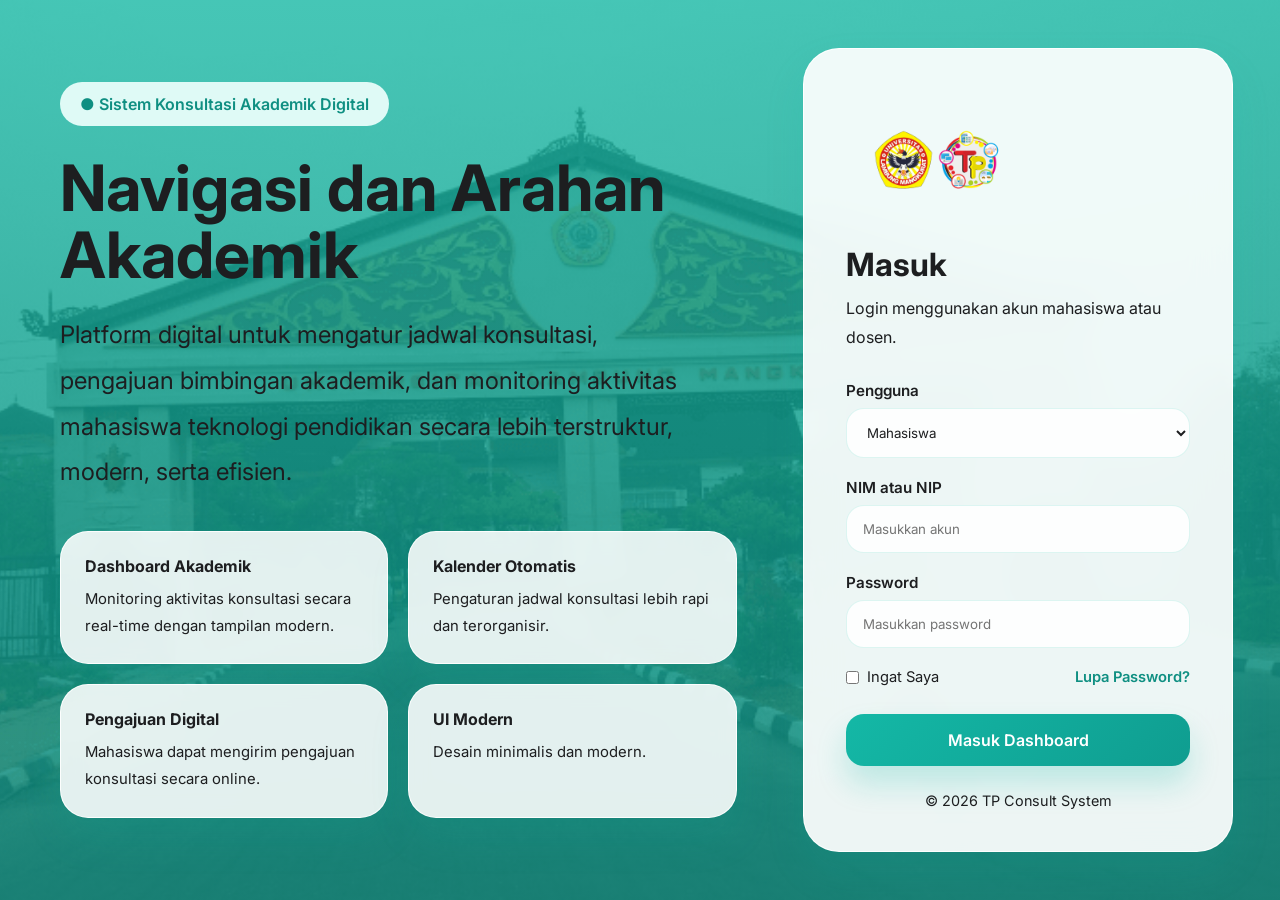
<file: index.html>
<!DOCTYPE html>
<html lang="id">
<head>
  <meta charset="UTF-8">
  <meta name="viewport" content="width=device-width, initial-scale=1.0">
  <title>Login - Narasa</title>

  <link rel="preconnect" href="https://fonts.googleapis.com">
  <link rel="preconnect" href="https://fonts.gstatic.com" crossorigin>

  <link href="https://fonts.googleapis.com/css2?family=Inter:wght@300;400;500;600;700&display=swap" rel="stylesheet">

  <link rel="stylesheet" href="asset/css/login.css">
</head>
<body>

<div class="toast" id="toast"></div>

<div class="container">

  <div class="hero">

    <div class="badge">
      ● Sistem Konsultasi Akademik Digital
    </div>

    <h1>
      Navigasi dan Arahan Akademik
    </h1>

    <p>
      Platform digital untuk mengatur jadwal konsultasi, pengajuan bimbingan akademik, dan monitoring aktivitas mahasiswa teknologi pendidikan secara lebih terstruktur, modern, serta efisien.
    </p>

    <div class="feature-grid">

      <div class="feature-card">
        <h3>Dashboard Akademik</h3>
        <p>Monitoring aktivitas konsultasi secara real-time dengan tampilan modern.</p>
      </div>

      <div class="feature-card">
        <h3>Kalender Otomatis</h3>
        <p>Pengaturan jadwal konsultasi lebih rapi dan terorganisir.</p>
      </div>

      <div class="feature-card">
        <h3>Pengajuan Digital</h3>
        <p>Mahasiswa dapat mengirim pengajuan konsultasi secara online.</p>
      </div>

      <div class="feature-card">
        <h3>UI Modern</h3>
        <p>Desain minimalis dan modern.</p>
      </div>

    </div>

  </div>

  <div class="login-box">

    <div class="logo">
    <img src="asset/icons/tp.png" alt="Logo TP Consult">
    </div>

    <h2>Masuk</h2>

    <p>
      Login menggunakan akun mahasiswa atau dosen.
    </p>

    <div class="form-group">
      <label>Pengguna</label>

      <select id="role">
        <option>Mahasiswa</option>
        <option>Dosen</option>
        <option>Admin</option>
      </select>
    </div>

    <div class="form-group">
      <label>NIM atau NIP</label>

      <input
      type="number"
      id="username"
      placeholder="Masukkan akun">
    </div>

    <div class="form-group">
      <label>Password</label>

      <input
      type="password"
      id="password"
      placeholder="Masukkan password">
    </div>

    <div class="login-options">

      <div class="remember">
        <input type="checkbox">
        <span>Ingat Saya</span>
      </div>

      <a href="pages/forgot-password.html"
      class="forgot">
      Lupa Password?
      </a>

    </div>

    <button
    class="btn-login"
    onclick="login()">

      Masuk Dashboard

    </button>

    <div class="footer-text">
      © 2026 TP Consult System
    </div>

  </div>

</div>

<script src="asset/js/auth.js"></script>

</body>
</html>
</file>
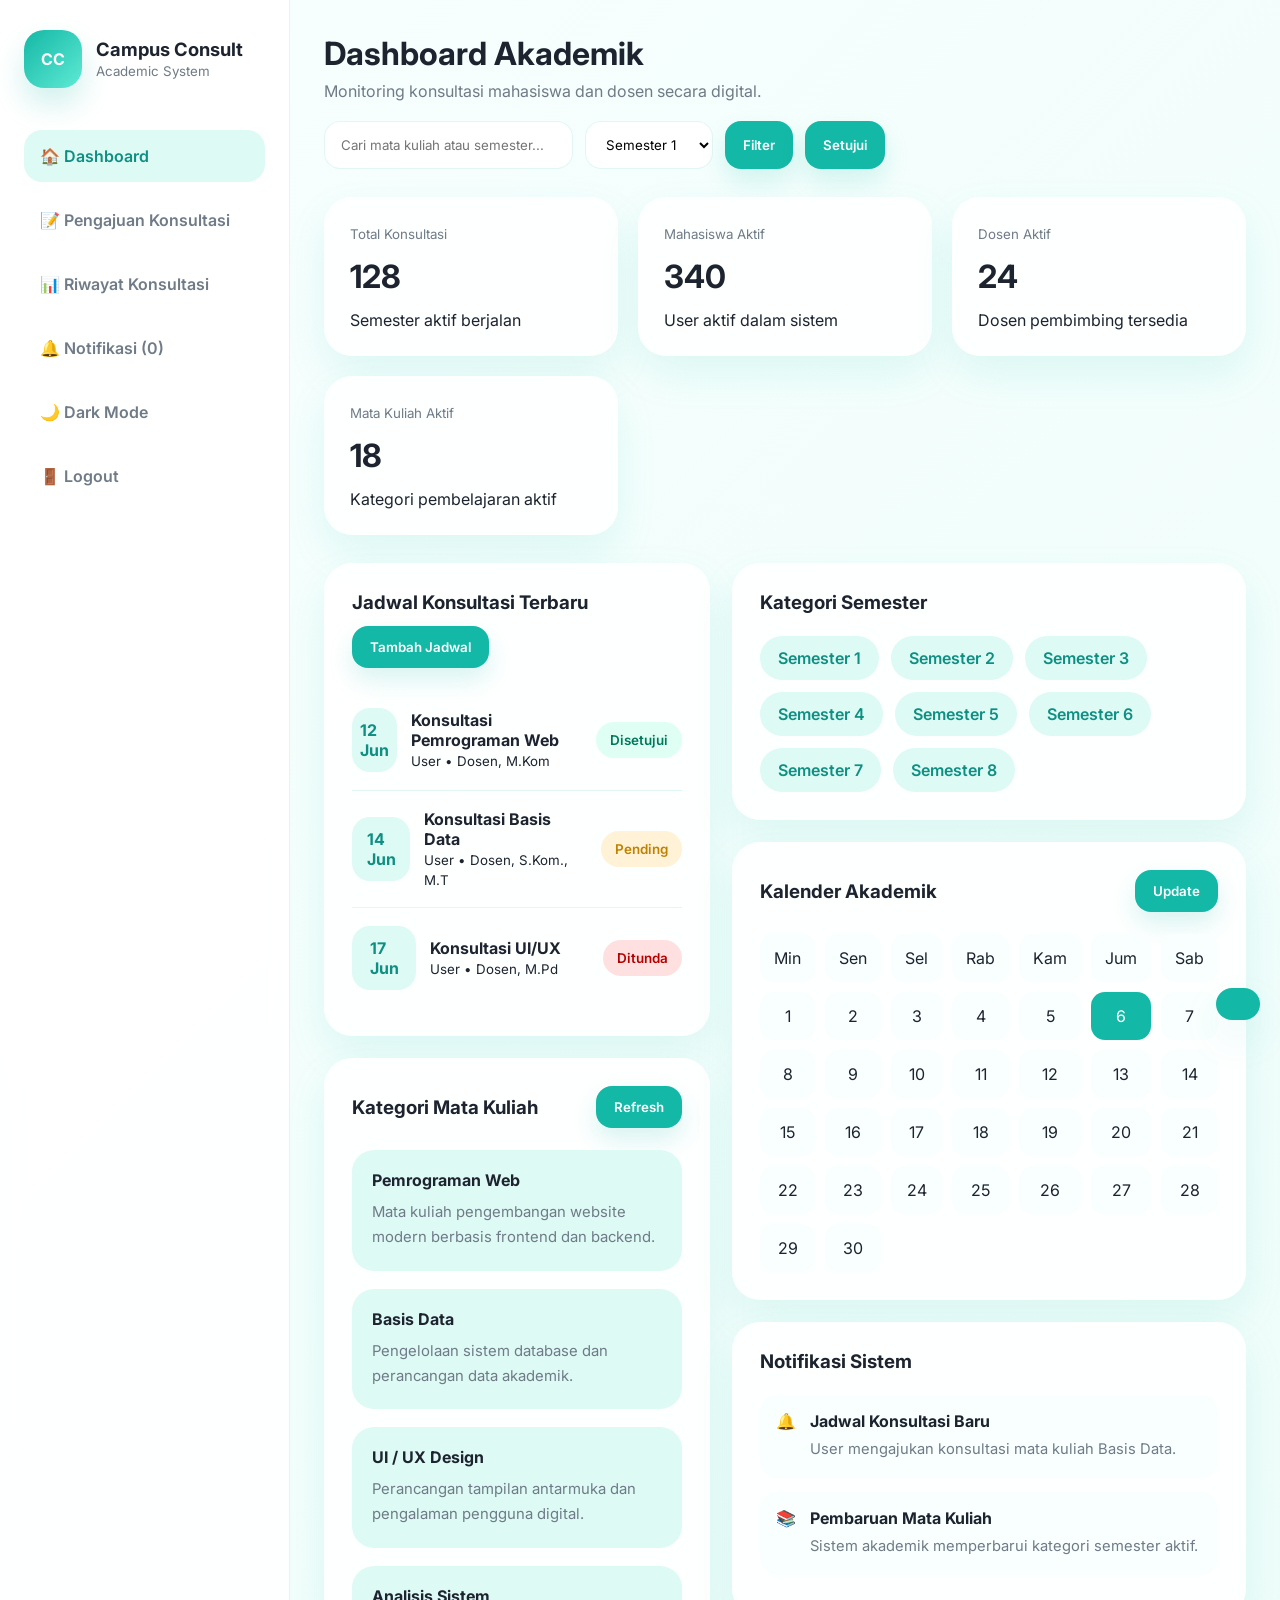
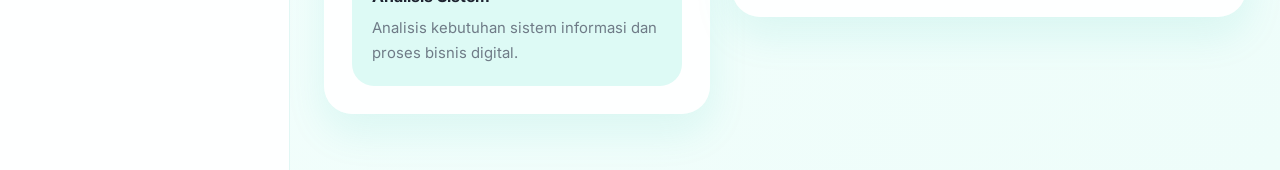
<file: debug/dashboard.html>
<!DOCTYPE html>
<html lang="id">
<head>
  <meta charset="UTF-8">
  <meta name="viewport" content="width=device-width, initial-scale=1.0">
  <title>Dashboard - Campus Consult</title>

  <link rel="preconnect" href="https://fonts.googleapis.com">
  <link rel="preconnect" href="https://fonts.gstatic.com" crossorigin>
  <link href="https://fonts.googleapis.com/css2?family=Inter:wght@300;400;500;600;700&display=swap" rel="stylesheet">

  <style>
    :root {
      --primary: #14b8a6;
      --primary-dark: #0f8f82;
      --primary-soft: #ddfaf5;
      --white: #ffffff;
      --bg: #f5fffd;
      --text: #1d2430;
      --muted: #6f7b87;
      --border: rgba(20,184,166,.12);
      --shadow: 0 18px 40px rgba(20,184,166,.10);
      --radius: 28px;
    }

    * {
      margin: 0;
      padding: 0;
      box-sizing: border-box;
      font-family: 'Inter', sans-serif;
    }

    body {
      background: linear-gradient(135deg,#f7fffe 0%, #eefdfa 100%);
      color: var(--text);
      overflow-x: hidden;
    }

    .dashboard {
      display: grid;
      grid-template-columns: 290px 1fr;
      min-height: 100vh;
    }

    .sidebar {
      background: rgba(255,255,255,.92);
      padding: 30px 24px;
      border-right: 1px solid var(--border);
      backdrop-filter: blur(10px);
    }

    .logo {
      display: flex;
      align-items: center;
      gap: 14px;
      margin-bottom: 42px;
    }

    .logo-box {
      width: 58px;
      height: 58px;
      border-radius: 20px;
      background: linear-gradient(135deg,var(--primary),#5eead4);
      color: white;
      display: grid;
      place-items: center;
      font-weight: 700;
      box-shadow: 0 16px 30px rgba(20,184,166,.20);
    }

    .logo h2 {
      font-size: 1.15rem;
    }

    .logo small {
      color: var(--muted);
    }

    .menu {
      display: flex;
      flex-direction: column;
      gap: 12px;
    }

    .menu a {
      text-decoration: none;
      padding: 16px;
      border-radius: 18px;
      color: var(--muted);
      font-weight: 600;
      transition: .25s ease;
    }

    .menu a:hover,
    .menu a.active {
      background: var(--primary-soft);
      color: var(--primary-dark);
    }

    .main {
      padding: 34px;
    }

    .topbar {
      display: flex;
      justify-content: space-between;
      align-items: center;
      gap: 20px;
      flex-wrap: wrap;
      margin-bottom: 28px;
    }

    .topbar h1 {
      margin-bottom: 8px;
    }

    .topbar p {
      color: var(--muted);
    }

    .search-box {
      display: flex;
      gap: 12px;
      flex-wrap: wrap;
    }

    .search-box input,
    .search-box select {
      padding: 14px 16px;
      border-radius: 16px;
      border: 1px solid var(--border);
      outline: none;
      background: rgba(255,255,255,.95);
    }

    .cards {
      display: grid;
      grid-template-columns: repeat(auto-fit,minmax(220px,1fr));
      gap: 20px;
      margin-bottom: 28px;
    }

    .card {
      background: rgba(255,255,255,.95);
      border-radius: var(--radius);
      padding: 26px;
      box-shadow: var(--shadow);
    }

    .card small {
      color: var(--muted);
    }

    .card h2 {
      margin: 14px 0;
      font-size: 2rem;
    }

    .grid {
      display: grid;
      grid-template-columns: 1.618fr 1fr;
      gap: 22px;
    }

    .panel {
      background: rgba(255,255,255,.96);
      border-radius: var(--radius);
      padding: 28px;
      box-shadow: var(--shadow);
      margin-bottom: 22px;
    }

    .panel-header {
      display: flex;
      justify-content: space-between;
      align-items: center;
      margin-bottom: 22px;
      flex-wrap: wrap;
      gap: 12px;
    }

    .btn {
      border: none;
      padding: 13px 18px;
      border-radius: 16px;
      background: var(--primary);
      color: white;
      font-weight: 600;
      cursor: pointer;
      transition: .25s ease;
      box-shadow: 0 12px 24px rgba(20,184,166,.16);
    }

    .btn:hover {
      transform: translateY(-2px);
    }

    .schedule-item {
      display: flex;
      justify-content: space-between;
      align-items: center;
      padding: 18px 0;
      border-bottom: 1px solid var(--border);
      gap: 20px;
    }

    .schedule-item:last-child {
      border-bottom: none;
    }

    .schedule-left {
      display: flex;
      align-items: center;
      gap: 14px;
    }

    .date-box {
      width: 64px;
      height: 64px;
      border-radius: 18px;
      background: var(--primary-soft);
      color: var(--primary-dark);
      display: grid;
      place-items: center;
      font-weight: 700;
    }

    .status {
      padding: 10px 14px;
      border-radius: 999px;
      font-size: .84rem;
      font-weight: 600;
    }

    .success {
      background: #dffff5;
      color: #00785a;
    }

    .pending {
      background: #fff2d6;
      color: #bf8200;
    }

    .danger {
      background: #ffe0e0;
      color: #b60000;
    }

    .course-grid {
      display: grid;
      grid-template-columns: repeat(auto-fit,minmax(220px,1fr));
      gap: 18px;
    }

    .course-card {
      background: var(--primary-soft);
      border-radius: 22px;
      padding: 20px;
    }

    .course-card h4 {
      margin-bottom: 10px;
    }

    .course-card p {
      color: var(--muted);
      line-height: 1.7;
      font-size: .93rem;
    }

    .semester-list {
      display: flex;
      flex-wrap: wrap;
      gap: 12px;
    }

    .semester-item {
      padding: 12px 18px;
      border-radius: 999px;
      background: var(--primary-soft);
      color: var(--primary-dark);
      font-weight: 600;
    }

    .calendar {
      display: grid;
      grid-template-columns: repeat(7,1fr);
      gap: 10px;
    }

    .calendar div {
      padding: 14px;
      border-radius: 14px;
      text-align: center;
      background: #f9fffe;
    }

    .calendar .active {
      background: var(--primary);
      color: white;
    }

    .notification {
      display: flex;
      align-items: flex-start;
      gap: 14px;
      padding: 16px;
      border-radius: 18px;
      background: #f9fffe;
      margin-bottom: 14px;
    }

    .notification strong {
      display: block;
      margin-bottom: 6px;
    }

    .notification p {
      color: var(--muted);
      line-height: 1.7;
      font-size: .92rem;
    }

    .toast {
      position: fixed;
      right: 20px;
      bottom: 20px;
      background: var(--primary);
      color: white;
      padding: 16px 22px;
      border-radius: 18px;
      transform: translateY(140px);
      transition: .4s ease;
      z-index: 999;
      box-shadow: var(--shadow);
    }

    .toast.show {
      transform: translateY(0);
    }

    @media(max-width: 980px){
      .dashboard,
      .grid {
        grid-template-columns: 1fr;
      }

      .sidebar {
        border-right: none;
        border-bottom: 1px solid var(--border);
      }
    }
  </style>
</head>
<body>

<div class="toast" id="toast"></div>

<div class="dashboard">

  <aside class="sidebar">

    <div class="logo">
      <div class="logo-box">CC</div>

      <div>
        <h2>Campus Consult</h2>
        <small>Academic System</small>
      </div>
    </div>

    <div class="menu">
      <a href="dashboard.html" class="active">🏠 Dashboard</a>
      <a href="pengajuan.html">📝 Pengajuan Konsultasi</a>
      <a href="riwayat.html">📊 Riwayat Konsultasi</a>
      <a href="notifikasi.html">
      🔔 Notifikasi (<span id="notifCount">0</span>)
      </a>
      <a href="#" onclick="toggleTheme()">🌙 Dark Mode</a>
      <a href="login.html">🚪 Logout</a>
    </div>

  </aside>

  <main class="main">

    <div class="topbar">

      <div>
        <h1>Dashboard Akademik</h1>
        <p>
          Monitoring konsultasi mahasiswa dan dosen secara digital.
        </p>
      </div>

      <div class="search-box">
        <input type="text" placeholder="Cari mata kuliah atau semester...">

        <select>
          <option>Semester 1</option>
          <option>Semester 2</option>
          <option>Semester 3</option>
          <option>Semester 4</option>
          <option>Semester 5</option>
          <option>Semester 6</option>
          <option>Semester 7</option>
          <option>Semester 8</option>
        </select>

        <button class="btn" onclick="showToast('Filter berhasil diterapkan')">
          Filter
        </button>

        <button
        class="btn"
        onclick="approveConsultation()">
            Setujui
        </button>
      </div>

    </div>

    <div class="cards">

      <div class="card">
        <small>Total Konsultasi</small>
        <h2>128</h2>
        <span>Semester aktif berjalan</span>
      </div>

      <div class="card">
        <small>Mahasiswa Aktif</small>
        <h2>340</h2>
        <span>User aktif dalam sistem</span>
      </div>

      <div class="card">
        <small>Dosen Aktif</small>
        <h2>24</h2>
        <span>Dosen pembimbing tersedia</span>
      </div>

      <div class="card">
        <small>Mata Kuliah Aktif</small>
        <h2>18</h2>
        <span>Kategori pembelajaran aktif</span>
      </div>

    </div>

    <div class="grid">

      <div>

        <div class="panel">

          <div class="panel-header">
            <h3>Jadwal Konsultasi Terbaru</h3>
            <button class="btn" onclick="addSchedule()">
              Tambah Jadwal
            </button>
          </div>

          <div id="scheduleList">

            <div class="schedule-item">
              <div class="schedule-left">
                <div class="date-box">12<br>Jun</div>

                <div>
                  <h4>Konsultasi Pemrograman Web</h4>
                  <small>User • Dosen, M.Kom</small>
                </div>
              </div>

              <div class="status success">Disetujui</div>
            </div>

            <div class="schedule-item">
              <div class="schedule-left">
                <div class="date-box">14<br>Jun</div>

                <div>
                  <h4>Konsultasi Basis Data</h4>
                  <small>User • Dosen, S.Kom., M.T</small>
                </div>
              </div>

              <div class="status pending">Pending</div>
            </div>

            <div class="schedule-item">
              <div class="schedule-left">
                <div class="date-box">17<br>Jun</div>

                <div>
                  <h4>Konsultasi UI/UX</h4>
                  <small>User • Dosen, M.Pd</small>
                </div>
              </div>

              <div class="status danger">Ditunda</div>
            </div>

          </div>

        </div>

        <div class="panel">

          <div class="panel-header">
            <h3>Kategori Mata Kuliah</h3>
            <button class="btn" onclick="showToast('Data mata kuliah diperbarui')">
              Refresh
            </button>
          </div>

          <div class="course-grid">

            <div class="course-card">
              <h4>Pemrograman Web</h4>
              <p>
                Mata kuliah pengembangan website modern berbasis frontend dan backend.
              </p>
            </div>

            <div class="course-card">
              <h4>Basis Data</h4>
              <p>
                Pengelolaan sistem database dan perancangan data akademik.
              </p>
            </div>

            <div class="course-card">
              <h4>UI / UX Design</h4>
              <p>
                Perancangan tampilan antarmuka dan pengalaman pengguna digital.
              </p>
            </div>

            <div class="course-card">
              <h4>Analisis Sistem</h4>
              <p>
                Analisis kebutuhan sistem informasi dan proses bisnis digital.
              </p>
            </div>

          </div>

        </div>

      </div>

      <div>

        <div class="panel">

          <div class="panel-header">
            <h3>Kategori Semester</h3>
          </div>

          <div class="semester-list">
            <div class="semester-item">Semester 1</div>
            <div class="semester-item">Semester 2</div>
            <div class="semester-item">Semester 3</div>
            <div class="semester-item">Semester 4</div>
            <div class="semester-item">Semester 5</div>
            <div class="semester-item">Semester 6</div>
            <div class="semester-item">Semester 7</div>
            <div class="semester-item">Semester 8</div>
          </div>

        </div>

        <div class="panel">

          <div class="panel-header">
            <h3>Kalender Akademik</h3>
            <button class="btn" onclick="showToast('Kalender berhasil diperbarui')">
              Update
            </button>
          </div>

          <div class="calendar">
            <div>Min</div>
            <div>Sen</div>
            <div>Sel</div>
            <div>Rab</div>
            <div>Kam</div>
            <div>Jum</div>
            <div>Sab</div>

            <div>1</div>
            <div>2</div>
            <div>3</div>
            <div>4</div>
            <div>5</div>
            <div class="active">6</div>
            <div>7</div>
            <div>8</div>
            <div>9</div>
            <div>10</div>
            <div>11</div>
            <div>12</div>
            <div>13</div>
            <div>14</div>
            <div>15</div>
            <div>16</div>
            <div>17</div>
            <div>18</div>
            <div>19</div>
            <div>20</div>
            <div>21</div>
            <div>22</div>
            <div>23</div>
            <div>24</div>
            <div>25</div>
            <div>26</div>
            <div>27</div>
            <div>28</div>
            <div>29</div>
            <div>30</div>
          </div>

        </div>

        <div class="panel" id="notificationPanel">

          <div class="panel-header">
            <h3>Notifikasi Sistem</h3>
          </div>

          <div class="notification">
            <div>🔔</div>

            <div>
              <strong>Jadwal Konsultasi Baru</strong>
              <p>
                User mengajukan konsultasi mata kuliah Basis Data.
              </p>
            </div>
          </div>

          <div class="notification">
            <div>📚</div>

            <div>
              <strong>Pembaruan Mata Kuliah</strong>
              <p>
                Sistem akademik memperbarui kategori semester aktif.
              </p>
            </div>
          </div>

        </div>

      </div>

    </div>

  </main>

</div>

<script>

function showToast(message){
  const toast = document.getElementById('toast');

  toast.innerText = message;
  toast.classList.add('show');

  setTimeout(() => {
    toast.classList.remove('show');
  }, 2500);
}

function addSchedule(){
  const scheduleList = document.getElementById('scheduleList');

  const item = document.createElement('div');
  item.classList.add('schedule-item');

  item.innerHTML = `
    <div class="schedule-left">
      <div class="date-box">20<br>Jun</div>

      <div>
        <h4>Konsultasi Analisis Sistem</h4>
        <small>User • Dosen, M.Kom</small>
      </div>
    </div>

    <div class="status success">Disetujui</div>
  `;

  scheduleList.appendChild(item);

  showToast('Jadwal baru berhasil ditambahkan');
}

function toggleTheme(){

    document.body.classList.toggle("dark-mode");

    if(document.body.classList.contains("dark-mode")){
        localStorage.setItem("theme","dark");
    }else{
        localStorage.setItem("theme","light");
    }

}

function toggleNotification(){
  const panel = document.getElementById('notificationPanel');

  if(panel.style.display === 'none'){
    panel.style.display = 'block';
    showToast('Notifikasi ditampilkan');
  } else {
    panel.style.display = 'none';
    showToast('Notifikasi disembunyikan');
  }

}
function updateNotificationCount(){

    const notifications =
    JSON.parse(localStorage.getItem("notifications")) || [];

    document.getElementById("notifCount").innerText =
    notifications.length;
}

updateNotificationCount();

function approveConsultation(){

    sendNotification(

        "Konsultasi Disetujui",

        "Pengajuan konsultasi Pemrograman Web telah disetujui oleh Dosen, M.Kom.",

        "success"

    );

    showToast("Konsultasi berhasil disetujui");
}
</script>

</body>
</html>
</file>
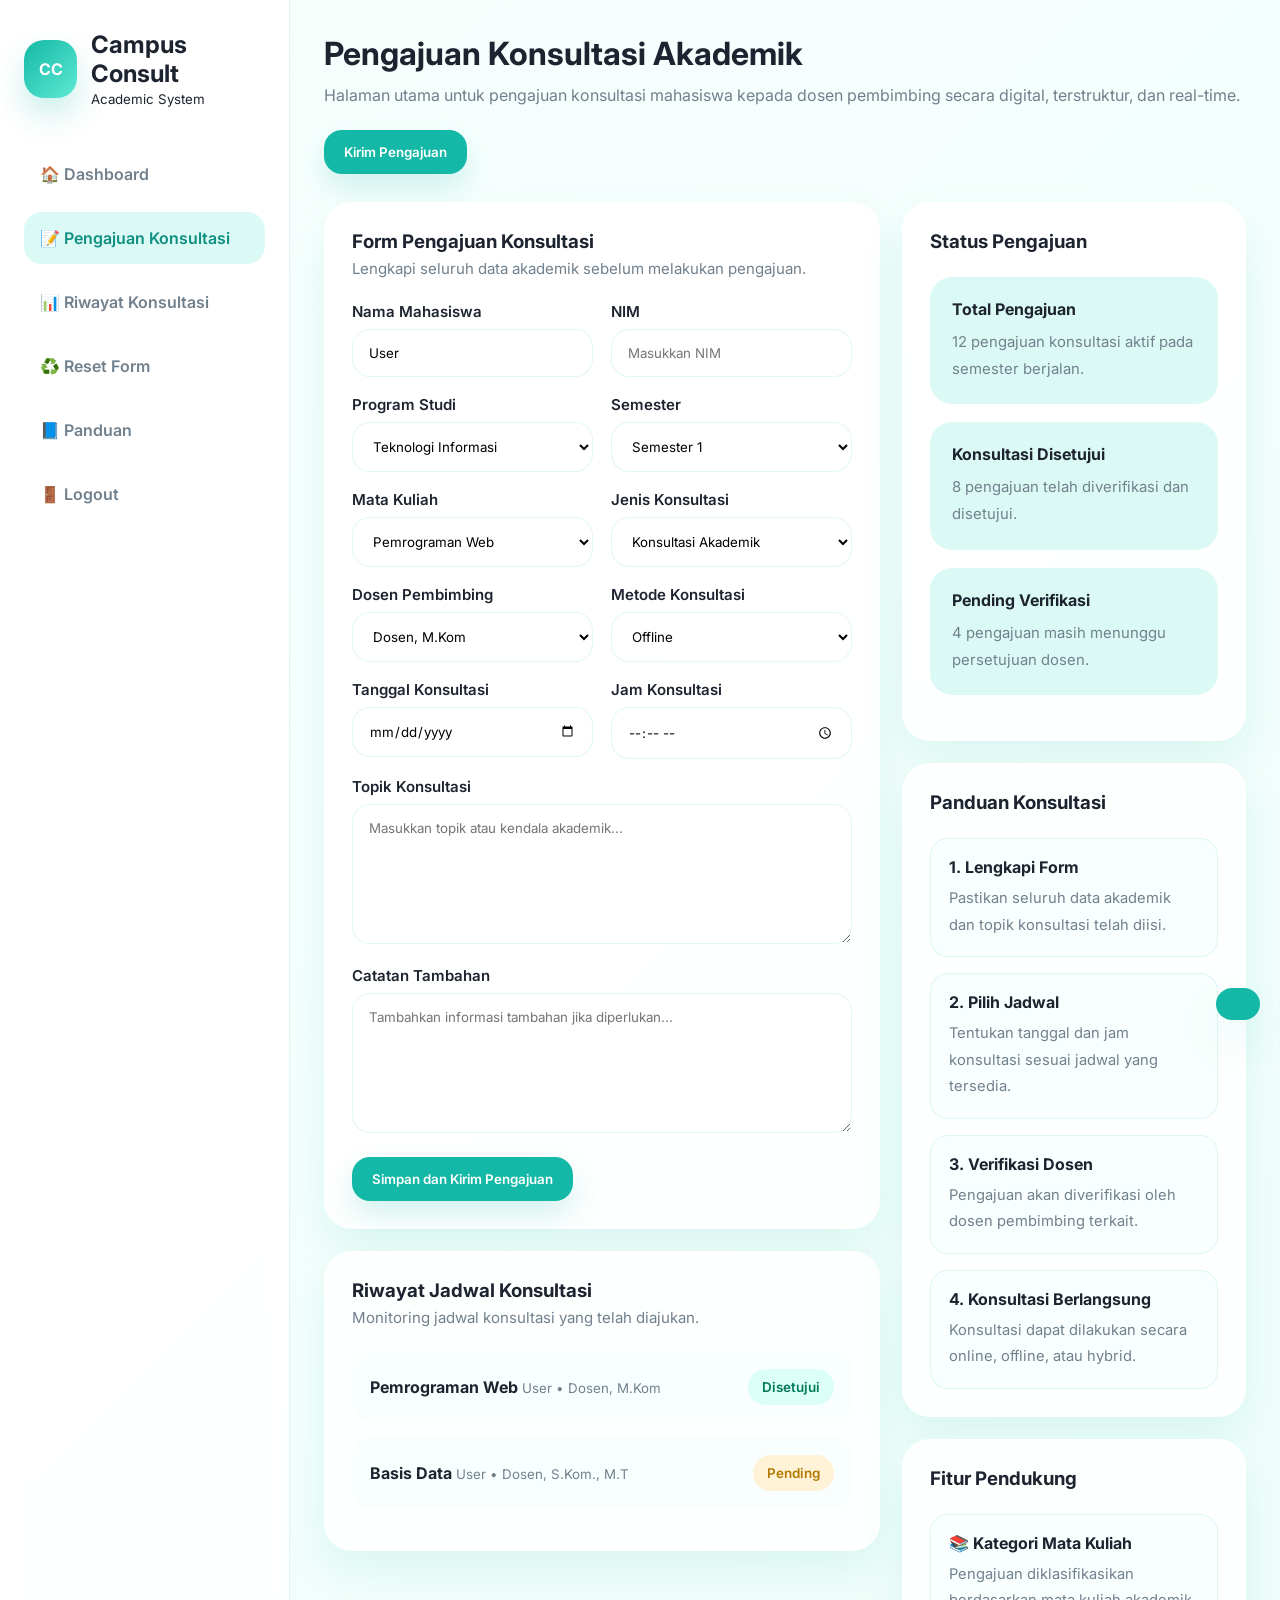
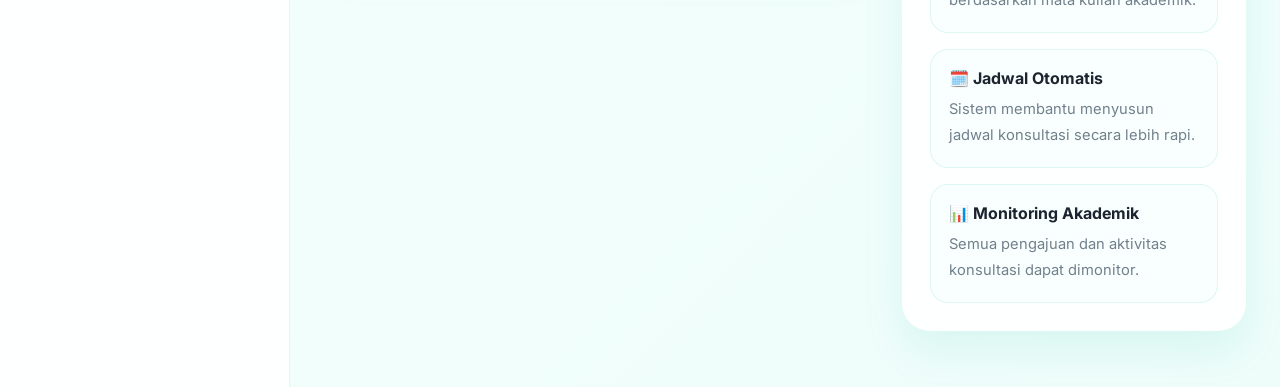
<file: debug/konsul.html>
<!DOCTYPE html>
<html lang="id">
<head>
  <meta charset="UTF-8">
  <meta name="viewport" content="width=device-width, initial-scale=1.0">
  <title>Pengajuan Konsultasi - Campus Consult</title>

  <link rel="preconnect" href="https://fonts.googleapis.com">
  <link rel="preconnect" href="https://fonts.gstatic.com" crossorigin>
  <link href="https://fonts.googleapis.com/css2?family=Inter:wght@300;400;500;600;700&display=swap" rel="stylesheet">

  <style>
    :root {
      --primary: #14b8a6;
      --primary-dark: #0f8f82;
      --primary-soft: #dcfaf5;
      --bg: #f5fffd;
      --white: #ffffff;
      --text: #1d2430;
      --muted: #71808d;
      --border: rgba(20,184,166,.12);
      --shadow: 0 20px 40px rgba(20,184,166,.10);
      --radius: 28px;
    }

    * {
      margin: 0;
      padding: 0;
      box-sizing: border-box;
      font-family: 'Inter', sans-serif;
    }

    body {
      background: linear-gradient(135deg,#f8fffe 0%, #eefdfa 100%);
      color: var(--text);
      overflow-x: hidden;
    }

    .layout {
      display: grid;
      grid-template-columns: 290px 1fr;
      min-height: 100vh;
    }

    .sidebar {
      background: rgba(255,255,255,.92);
      border-right: 1px solid var(--border);
      padding: 30px 24px;
      backdrop-filter: blur(10px);
    }

    .logo {
      display: flex;
      align-items: center;
      gap: 14px;
      margin-bottom: 40px;
    }

    .logo-box {
      width: 58px;
      height: 58px;
      border-radius: 20px;
      background: linear-gradient(135deg,var(--primary),#5eead4);
      display: grid;
      place-items: center;
      color: white;
      font-weight: 700;
      box-shadow: 0 16px 30px rgba(20,184,166,.22);
    }

    .menu {
      display: flex;
      flex-direction: column;
      gap: 12px;
    }

    .menu a {
      text-decoration: none;
      padding: 16px;
      border-radius: 18px;
      color: var(--muted);
      font-weight: 600;
      transition: .25s ease;
    }

    .menu a:hover,
    .menu a.active {
      background: var(--primary-soft);
      color: var(--primary-dark);
    }

    .main {
      padding: 34px;
    }

    .topbar {
      display: flex;
      justify-content: space-between;
      align-items: center;
      gap: 20px;
      flex-wrap: wrap;
      margin-bottom: 28px;
    }

    .topbar p {
      color: var(--muted);
      margin-top: 8px;
      line-height: 1.8;
    }

    .btn {
      border: none;
      padding: 14px 20px;
      border-radius: 18px;
      background: var(--primary);
      color: white;
      font-weight: 600;
      cursor: pointer;
      transition: .25s ease;
      box-shadow: 0 14px 28px rgba(20,184,166,.18);
    }

    .btn:hover {
      transform: translateY(-2px);
    }

    .grid {
      display: grid;
      grid-template-columns: 1.618fr 1fr;
      gap: 22px;
    }

    .panel {
      background: rgba(255,255,255,.96);
      border-radius: var(--radius);
      padding: 28px;
      box-shadow: var(--shadow);
      margin-bottom: 22px;
    }

    .panel-header {
      display: flex;
      justify-content: space-between;
      align-items: center;
      margin-bottom: 24px;
      flex-wrap: wrap;
      gap: 12px;
    }

    .panel-header p {
      color: var(--muted);
      font-size: .94rem;
      margin-top: 6px;
    }

    .form-grid {
      display: grid;
      grid-template-columns: repeat(auto-fit,minmax(220px,1fr));
      gap: 18px;
    }

    .form-group label {
      display: block;
      margin-bottom: 8px;
      font-weight: 600;
      font-size: .94rem;
    }

    .form-group input,
    .form-group select,
    .form-group textarea {
      width: 100%;
      padding: 15px 16px;
      border-radius: 18px;
      border: 1px solid var(--border);
      outline: none;
      background: rgba(255,255,255,.95);
      transition: .25s ease;
    }

    .form-group input:focus,
    .form-group select:focus,
    .form-group textarea:focus {
      border-color: var(--primary);
      box-shadow: 0 0 0 4px rgba(20,184,166,.10);
    }

    textarea {
      min-height: 140px;
      resize: vertical;
    }

    .full {
      grid-column: 1/-1;
    }

    .status-card {
      background: var(--primary-soft);
      border-radius: 22px;
      padding: 22px;
      margin-bottom: 18px;
    }

    .status-card h4 {
      margin-bottom: 10px;
    }

    .status-card p {
      color: var(--muted);
      line-height: 1.8;
      font-size: .93rem;
    }

    .info-list {
      display: flex;
      flex-direction: column;
      gap: 16px;
    }

    .info-item {
      padding: 18px;
      border-radius: 18px;
      background: #f9fffe;
      border: 1px solid var(--border);
    }

    .info-item strong {
      display: block;
      margin-bottom: 8px;
    }

    .info-item p {
      color: var(--muted);
      line-height: 1.8;
      font-size: .92rem;
    }

    .schedule-box {
      display: flex;
      align-items: center;
      justify-content: space-between;
      padding: 18px;
      border-radius: 20px;
      background: #f9fffe;
      margin-bottom: 14px;
      gap: 14px;
    }

    .schedule-box small {
      color: var(--muted);
    }

    .badge {
      padding: 10px 14px;
      border-radius: 999px;
      font-size: .84rem;
      font-weight: 600;
    }

    .success {
      background: #dcfff5;
      color: #00785a;
    }

    .pending {
      background: #fff2d6;
      color: #b27a00;
    }

    .toast {
      position: fixed;
      right: 20px;
      bottom: 20px;
      background: var(--primary);
      color: white;
      padding: 16px 22px;
      border-radius: 18px;
      box-shadow: var(--shadow);
      transform: translateY(140px);
      transition: .4s ease;
      z-index: 999;
    }

    .toast.show {
      transform: translateY(0);
    }

    @media(max-width:980px){
      .layout,
      .grid {
        grid-template-columns: 1fr;
      }

      .sidebar {
        border-right: none;
        border-bottom: 1px solid var(--border);
      }
    }
  </style>
</head>
<body>

<div class="toast" id="toast"></div>

<div class="layout">

  <aside class="sidebar">

    <div class="logo">
      <div class="logo-box">CC</div>

      <div>
        <h2>Campus Consult</h2>
        <small>Academic System</small>
      </div>
    </div>

    <div class="menu">
      <a href="dashboard.html">🏠 Dashboard</a>
      <a href="pengajuan.html" class="active">📝 Pengajuan Konsultasi</a>
      <a href="riwayat.html">📊 Riwayat Konsultasi</a>
      <a href="#" onclick="resetForm()">♻️ Reset Form</a>
      <a href="#" onclick="toggleGuide()">📘 Panduan</a>
      <a href="login.html">🚪 Logout</a>
    </div>

  </aside>

  <main class="main">

    <div class="topbar">

      <div>
        <h1>Pengajuan Konsultasi Akademik</h1>

        <p>
          Halaman utama untuk pengajuan konsultasi mahasiswa kepada dosen
          pembimbing secara digital, terstruktur, dan real-time.
        </p>
      </div>

      <button class="btn" onclick="submitConsultation()">
        Kirim Pengajuan
      </button>

    </div>

    <div class="grid">

      <div>

        <div class="panel">

          <div class="panel-header">
            <div>
              <h3>Form Pengajuan Konsultasi</h3>
              <p>
                Lengkapi seluruh data akademik sebelum melakukan pengajuan.
              </p>
            </div>
          </div>

          <div class="form-grid">

            <div class="form-group">
              <label>Nama Mahasiswa</label>
              <input type="text" id="nama" value="User">
            </div>

            <div class="form-group">
              <label>NIM</label>
              <input type="text" id="nim" placeholder="Masukkan NIM">
            </div>

            <div class="form-group">
              <label>Program Studi</label>
              <select id="prodi">
                <option>Teknologi Informasi</option>
                <option>Sistem Informasi</option>
                <option>Informatika</option>
                <option>Pendidikan Teknologi</option>
              </select>
            </div>

            <div class="form-group">
              <label>Semester</label>
              <select id="semester">
                <option>Semester 1</option>
                <option>Semester 2</option>
                <option>Semester 3</option>
                <option>Semester 4</option>
                <option>Semester 5</option>
                <option>Semester 6</option>
                <option>Semester 7</option>
                <option>Semester 8</option>
              </select>
            </div>

            <div class="form-group">
              <label>Mata Kuliah</label>
              <select id="matkul">
                <option>Pemrograman Web</option>
                <option>Basis Data</option>
                <option>UI / UX Design</option>
                <option>Analisis Sistem</option>
                <option>Machine Learning</option>
              </select>
            </div>

            <div class="form-group">
              <label>Jenis Konsultasi</label>
              <select id="jenis">
                <option>Konsultasi Akademik</option>
                <option>Bimbingan Skripsi</option>
                <option>Revisi Tugas</option>
                <option>Konsultasi Penelitian</option>
              </select>
            </div>

            <div class="form-group">
              <label>Dosen Pembimbing</label>
              <select id="dosen">
                <option>Dosen, M.Kom</option>
                <option>Dosen, S.Kom., M.T</option>
                <option>Dosen, M.Pd</option>
              </select>
            </div>

            <div class="form-group">
              <label>Metode Konsultasi</label>
              <select id="metode">
                <option>Offline</option>
                <option>Online</option>
                <option>Hybrid</option>
              </select>
            </div>

            <div class="form-group">
              <label>Tanggal Konsultasi</label>
              <input type="date" id="tanggal">
            </div>

            <div class="form-group">
              <label>Jam Konsultasi</label>
              <input type="time" id="jam">
            </div>

            <div class="form-group full">
              <label>Topik Konsultasi</label>
              <textarea id="topik" placeholder="Masukkan topik atau kendala akademik..."></textarea>
            </div>

            <div class="form-group full">
              <label>Catatan Tambahan</label>
              <textarea id="catatan" placeholder="Tambahkan informasi tambahan jika diperlukan..."></textarea>
            </div>

          </div>

          <br>

          <button class="btn" onclick="submitConsultation()">
            Simpan dan Kirim Pengajuan
          </button>

        </div>

        <div class="panel">

          <div class="panel-header">
            <div>
              <h3>Riwayat Jadwal Konsultasi</h3>
              <p>
                Monitoring jadwal konsultasi yang telah diajukan.
              </p>
            </div>
          </div>

          <div id="scheduleContainer">

            <div class="schedule-box">
              <div>
                <strong>Pemrograman Web</strong>
                <small>User • Dosen, M.Kom</small>
              </div>

              <div class="badge success">Disetujui</div>
            </div>

            <div class="schedule-box">
              <div>
                <strong>Basis Data</strong>
                <small>User • Dosen, S.Kom., M.T</small>
              </div>

              <div class="badge pending">Pending</div>
            </div>

          </div>

        </div>

      </div>

      <div>

        <div class="panel">

          <div class="panel-header">
            <div>
              <h3>Status Pengajuan</h3>
            </div>
          </div>

          <div class="status-card">
            <h4>Total Pengajuan</h4>
            <p>
              12 pengajuan konsultasi aktif pada semester berjalan.
            </p>
          </div>

          <div class="status-card">
            <h4>Konsultasi Disetujui</h4>
            <p>
              8 pengajuan telah diverifikasi dan disetujui.
            </p>
          </div>

          <div class="status-card">
            <h4>Pending Verifikasi</h4>
            <p>
              4 pengajuan masih menunggu persetujuan dosen.
            </p>
          </div>

        </div>

        <div class="panel" id="guidePanel">

          <div class="panel-header">
            <div>
              <h3>Panduan Konsultasi</h3>
            </div>
          </div>

          <div class="info-list">

            <div class="info-item">
              <strong>1. Lengkapi Form</strong>
              <p>
                Pastikan seluruh data akademik dan topik konsultasi telah diisi.
              </p>
            </div>

            <div class="info-item">
              <strong>2. Pilih Jadwal</strong>
              <p>
                Tentukan tanggal dan jam konsultasi sesuai jadwal yang tersedia.
              </p>
            </div>

            <div class="info-item">
              <strong>3. Verifikasi Dosen</strong>
              <p>
                Pengajuan akan diverifikasi oleh dosen pembimbing terkait.
              </p>
            </div>

            <div class="info-item">
              <strong>4. Konsultasi Berlangsung</strong>
              <p>
                Konsultasi dapat dilakukan secara online, offline, atau hybrid.
              </p>
            </div>

          </div>

        </div>

        <div class="panel">

          <div class="panel-header">
            <div>
              <h3>Fitur Pendukung</h3>
            </div>
          </div>

          <div class="info-list">

            <div class="info-item">
              <strong>📚 Kategori Mata Kuliah</strong>
              <p>
                Pengajuan diklasifikasikan berdasarkan mata kuliah akademik.
              </p>
            </div>

            <div class="info-item">
              <strong>🗓️ Jadwal Otomatis</strong>
              <p>
                Sistem membantu menyusun jadwal konsultasi secara lebih rapi.
              </p>
            </div>

            <div class="info-item">
              <strong>📊 Monitoring Akademik</strong>
              <p>
                Semua pengajuan dan aktivitas konsultasi dapat dimonitor.
              </p>
            </div>

          </div>

        </div>

      </div>

    </div>

  </main>

</div>

<script>

function showToast(message){
  const toast = document.getElementById('toast');

  toast.innerText = message;
  toast.classList.add('show');

  setTimeout(() => {
    toast.classList.remove('show');
  }, 2500);
}

function submitConsultation(){

  const nim = document.getElementById('nim').value;
  const tanggal = document.getElementById('tanggal').value;
  const jam = document.getElementById('jam').value;
  const topik = document.getElementById('topik').value;
  const matkul = document.getElementById('matkul').value;
  const dosen = document.getElementById('dosen').value;

  if(nim === '' || tanggal === '' || jam === '' || topik === ''){
    showToast('Lengkapi seluruh data konsultasi');
    return;
  }

  const container = document.getElementById('scheduleContainer');

  const item = document.createElement('div');
  item.classList.add('schedule-box');

  item.innerHTML = `
    <div>
      <strong>${matkul}</strong>
      <small>User • ${dosen}</small>
    </div>

    <div class="badge pending">Pending</div>
  `;

  container.appendChild(item);

  showToast('Pengajuan konsultasi berhasil dikirim');

  resetForm();
}

function resetForm(){
  document.getElementById('nim').value = '';
  document.getElementById('tanggal').value = '';
  document.getElementById('jam').value = '';
  document.getElementById('topik').value = '';
  document.getElementById('catatan').value = '';

  showToast('Form berhasil direset');
}

function toggleGuide(){
  const panel = document.getElementById('guidePanel');

  if(panel.style.display === 'none'){
    panel.style.display = 'block';
    showToast('Panduan ditampilkan');
  } else {
    panel.style.display = 'none';
    showToast('Panduan disembunyikan');
  }
}

</script>

</body>
</html>
</file>
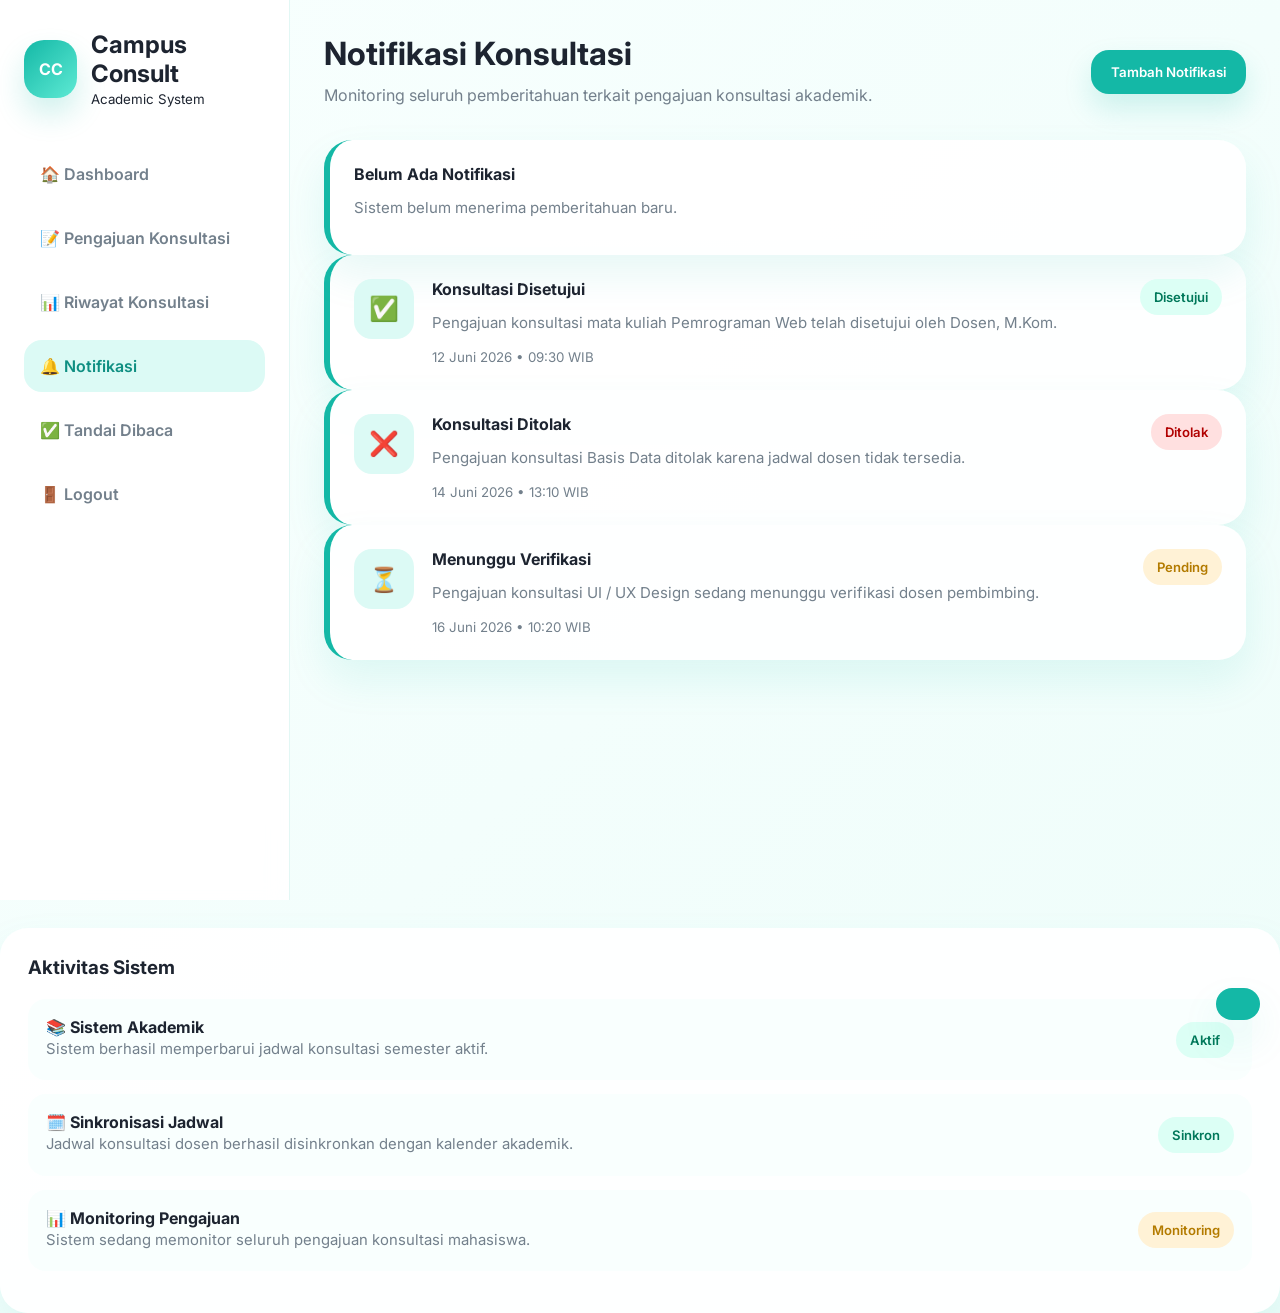
<file: debug/notifikasi.html>
<!DOCTYPE html>
<html lang="id">
<head>
  <meta charset="UTF-8">
  <meta name="viewport" content="width=device-width, initial-scale=1.0">
  <title>Notifikasi - Campus Consult</title>

  <link rel="preconnect" href="https://fonts.googleapis.com">
  <link rel="preconnect" href="https://fonts.gstatic.com" crossorigin>

  <link href="https://fonts.googleapis.com/css2?family=Inter:wght@300;400;500;600;700&display=swap" rel="stylesheet">

  <style>

    :root{
      --primary:#14b8a6;
      --primary-dark:#0f8f82;
      --primary-soft:#dcfaf5;
      --bg:#f5fffd;
      --white:#ffffff;
      --text:#1d2430;
      --muted:#73808c;
      --border:rgba(20,184,166,.12);
      --shadow:0 20px 40px rgba(20,184,166,.10);
      --radius:28px;
    }

    *{
      margin:0;
      padding:0;
      box-sizing:border-box;
      font-family:'Inter',sans-serif;
    }

    body{
      background:linear-gradient(135deg,#f8fffe 0%, #eefdfa 100%);
      color:var(--text);
      overflow-x:hidden;
    }

    .layout{
      display:grid;
      grid-template-columns:290px 1fr;
      min-height:100vh;
    }

    .sidebar{
      background:rgba(255,255,255,.92);
      border-right:1px solid var(--border);
      padding:30px 24px;
      backdrop-filter:blur(10px);
    }

    .logo{
      display:flex;
      align-items:center;
      gap:14px;
      margin-bottom:40px;
    }

    .logo-box{
      width:58px;
      height:58px;
      border-radius:20px;
      background:linear-gradient(135deg,var(--primary),#5eead4);
      color:white;
      display:grid;
      place-items:center;
      font-weight:700;
      box-shadow:0 16px 30px rgba(20,184,166,.20);
    }

    .menu{
      display:flex;
      flex-direction:column;
      gap:12px;
    }

    .menu a{
      text-decoration:none;
      padding:16px;
      border-radius:18px;
      color:var(--muted);
      font-weight:600;
      transition:.25s ease;
    }

    .menu a:hover,
    .menu a.active{
      background:var(--primary-soft);
      color:var(--primary-dark);
    }

    .main{
      padding:34px;
    }

    .topbar{
      display:flex;
      justify-content:space-between;
      align-items:center;
      flex-wrap:wrap;
      gap:20px;
      margin-bottom:30px;
    }

    .topbar p{
      color:var(--muted);
      margin-top:8px;
      line-height:1.8;
    }

    .btn{
      border:none;
      padding:14px 20px;
      border-radius:18px;
      background:var(--primary);
      color:white;
      font-weight:600;
      cursor:pointer;
      transition:.25s ease;
      box-shadow:0 14px 28px rgba(20,184,166,.18);
    }

    .btn:hover{
      transform:translateY(-2px);
    }

    .notification-container{
      display:flex;
      flex-direction:column;
      gap:20px;
    }

    .notification-card{
      background:rgba(255,255,255,.96);
      border-radius:28px;
      padding:24px;
      box-shadow:var(--shadow);
      display:flex;
      justify-content:space-between;
      align-items:flex-start;
      gap:20px;
      border-left:6px solid var(--primary);
      transition:.25s ease;
    }

    .notification-card:hover{
      transform:translateY(-3px);
    }

    .notification-left{
      display:flex;
      gap:18px;
      flex:1;
    }

    .icon-box{
      width:60px;
      height:60px;
      border-radius:18px;
      background:var(--primary-soft);
      display:grid;
      place-items:center;
      font-size:1.5rem;
      color:var(--primary-dark);
      flex-shrink:0;
    }

    .notification-content h3{
      margin-bottom:10px;
      font-size:1rem;
    }

    .notification-content p{
      color:var(--muted);
      line-height:1.8;
      margin-bottom:10px;
      font-size:.94rem;
    }

    .notification-content small{
      color:var(--muted);
    }

    .status{
      padding:10px 14px;
      border-radius:999px;
      font-size:.82rem;
      font-weight:600;
      white-space:nowrap;
    }

    .success{
      background:#dcfff5;
      color:#00785a;
    }

    .danger{
      background:#ffe0e0;
      color:#b10000;
    }

    .pending{
      background:#fff2d6;
      color:#b37b00;
    }

    .panel{
      background:rgba(255,255,255,.96);
      border-radius:28px;
      padding:28px;
      box-shadow:var(--shadow);
      margin-top:28px;
    }

    .panel h3{
      margin-bottom:20px;
    }

    .activity{
      display:flex;
      justify-content:space-between;
      align-items:center;
      padding:18px;
      border-radius:18px;
      background:#f9fffe;
      margin-bottom:14px;
    }

    .activity p{
      color:var(--muted);
      line-height:1.7;
      font-size:.93rem;
    }

    .toast{
      position:fixed;
      right:20px;
      bottom:20px;
      background:var(--primary);
      color:white;
      padding:16px 22px;
      border-radius:18px;
      box-shadow:var(--shadow);
      transform:translateY(140px);
      transition:.4s ease;
      z-index:999;
    }

    .toast.show{
      transform:translateY(0);
    }

    @media(max-width:980px){

      .layout{
        grid-template-columns:1fr;
      }

      .sidebar{
        border-right:none;
        border-bottom:1px solid var(--border);
      }

      .notification-card{
        flex-direction:column;
      }

    }

  </style>
</head>
<body>

<div class="toast" id="toast"></div>

<div class="layout">

  <aside class="sidebar">

    <div class="logo">

      <div class="logo-box">
        CC
      </div>

      <div>
        <h2>Campus Consult</h2>
        <small>Academic System</small>
      </div>

    </div>

    <div class="menu">
      <a href="dashboard.html">🏠 Dashboard</a>
      <a href="pengajuan.html">📝 Pengajuan Konsultasi</a>
      <a href="riwayat.html">📊 Riwayat Konsultasi</a>
      <a href="notifikasi.html" class="active">🔔 Notifikasi</a>
      <a href="#" onclick="markAllRead()">✅ Tandai Dibaca</a>
      <a href="login.html">🚪 Logout</a>
    </div>

  </aside>

  <main class="main">

    <div class="topbar">

      <div>
        <h1>Notifikasi Konsultasi</h1>

        <p>
          Monitoring seluruh pemberitahuan terkait pengajuan konsultasi akademik.
        </p>
      </div>

      <button class="btn" onclick="addNotification()">
        Tambah Notifikasi
      </button>

    </div>

    <div
    class="notification-container"
    id="notificationContainer">
    </div>

      <div class="notification-card">

        <div class="notification-left">

          <div class="icon-box">
            ✅
          </div>

          <div class="notification-content">

            <h3>Konsultasi Disetujui</h3>

            <p>
              Pengajuan konsultasi mata kuliah Pemrograman Web telah disetujui oleh Dosen, M.Kom.
            </p>

            <small>
              12 Juni 2026 • 09:30 WIB
            </small>

          </div>

        </div>

        <div class="status success">
          Disetujui
        </div>

      </div>

      <div class="notification-card">

        <div class="notification-left">

          <div class="icon-box">
            ❌
          </div>

          <div class="notification-content">

            <h3>Konsultasi Ditolak</h3>

            <p>
              Pengajuan konsultasi Basis Data ditolak karena jadwal dosen tidak tersedia.
            </p>

            <small>
              14 Juni 2026 • 13:10 WIB
            </small>

          </div>

        </div>

        <div class="status danger">
          Ditolak
        </div>

      </div>

      <div class="notification-card">

        <div class="notification-left">

          <div class="icon-box">
            ⏳
          </div>

          <div class="notification-content">

            <h3>Menunggu Verifikasi</h3>

            <p>
              Pengajuan konsultasi UI / UX Design sedang menunggu verifikasi dosen pembimbing.
            </p>

            <small>
              16 Juni 2026 • 10:20 WIB
            </small>

          </div>

        </div>

        <div class="status pending">
          Pending
        </div>

      </div>

    </div>

    <div class="panel">

      <h3>Aktivitas Sistem</h3>

      <div class="activity">

        <div>
          <strong>📚 Sistem Akademik</strong>

          <p>
            Sistem berhasil memperbarui jadwal konsultasi semester aktif.
          </p>
        </div>

        <div class="status success">
          Aktif
        </div>

      </div>

      <div class="activity">

        <div>
          <strong>🗓️ Sinkronisasi Jadwal</strong>

          <p>
            Jadwal konsultasi dosen berhasil disinkronkan dengan kalender akademik.
          </p>
        </div>

        <div class="status success">
          Sinkron
        </div>

      </div>

      <div class="activity">

        <div>
          <strong>📊 Monitoring Pengajuan</strong>

          <p>
            Sistem sedang memonitor seluruh pengajuan konsultasi mahasiswa.
          </p>
        </div>

        <div class="status pending">
          Monitoring
        </div>

      </div>

    </div>

  </main>

</div>

<script>

function showToast(message){

  const toast = document.getElementById('toast');

  toast.innerText = message;

  toast.classList.add('show');

  setTimeout(() => {
    toast.classList.remove('show');
  },2500);

}

function markAllRead(){

  showToast('Semua notifikasi telah ditandai sebagai dibaca');

}

function addNotification(){

  const container = document.getElementById('notificationContainer');

  const card = document.createElement('div');

  card.classList.add('notification-card');

  card.innerHTML = `

    <div class="notification-left">

      <div class="icon-box">
        🔔
      </div>

      <div class="notification-content">

        <h3>Notifikasi Baru</h3>

        <p>
          Pengajuan konsultasi Analisis Sistem berhasil masuk ke sistem akademik.
        </p>

        <small>
          20 Juni 2026 • 15:40 WIB
        </small>

      </div>

    </div>

    <div class="status success">
      Baru
    </div>

  `;

  container.prepend(card);

  showToast('Notifikasi baru berhasil ditambahkan');

}

function loadNotifications(){

    const container =
    document.getElementById(
        "notificationContainer"
    );

    const notifications =
    JSON.parse(
        localStorage.getItem("notifications")
    ) || [];

    if(notifications.length === 0){

        container.innerHTML = `
        <div class="notification-card">

            <div class="notification-content">

                <h3>Belum Ada Notifikasi</h3>

                <p>
                    Sistem belum menerima pemberitahuan baru.
                </p>

            </div>

        </div>
        `;

        return;
    }

    container.innerHTML = "";

    notifications.forEach(item => {

        container.innerHTML += `

        <div class="notification-card">

            <div class="notification-left">

                <div class="icon-box">

                    ${
                        item.status === "success"
                        ? "✅"
                        : item.status === "danger"
                        ? "❌"
                        : "⏳"
                    }

                </div>

                <div class="notification-content">

                    <h3>${item.title}</h3>

                    <p>${item.message}</p>

                    <small>${item.time}</small>

                </div>

            </div>

            <div class="status ${item.status}">
                ${item.status}
            </div>

        </div>

        `;
    });
}

loadNotifications();
</script>

</body>
</html>
</file>
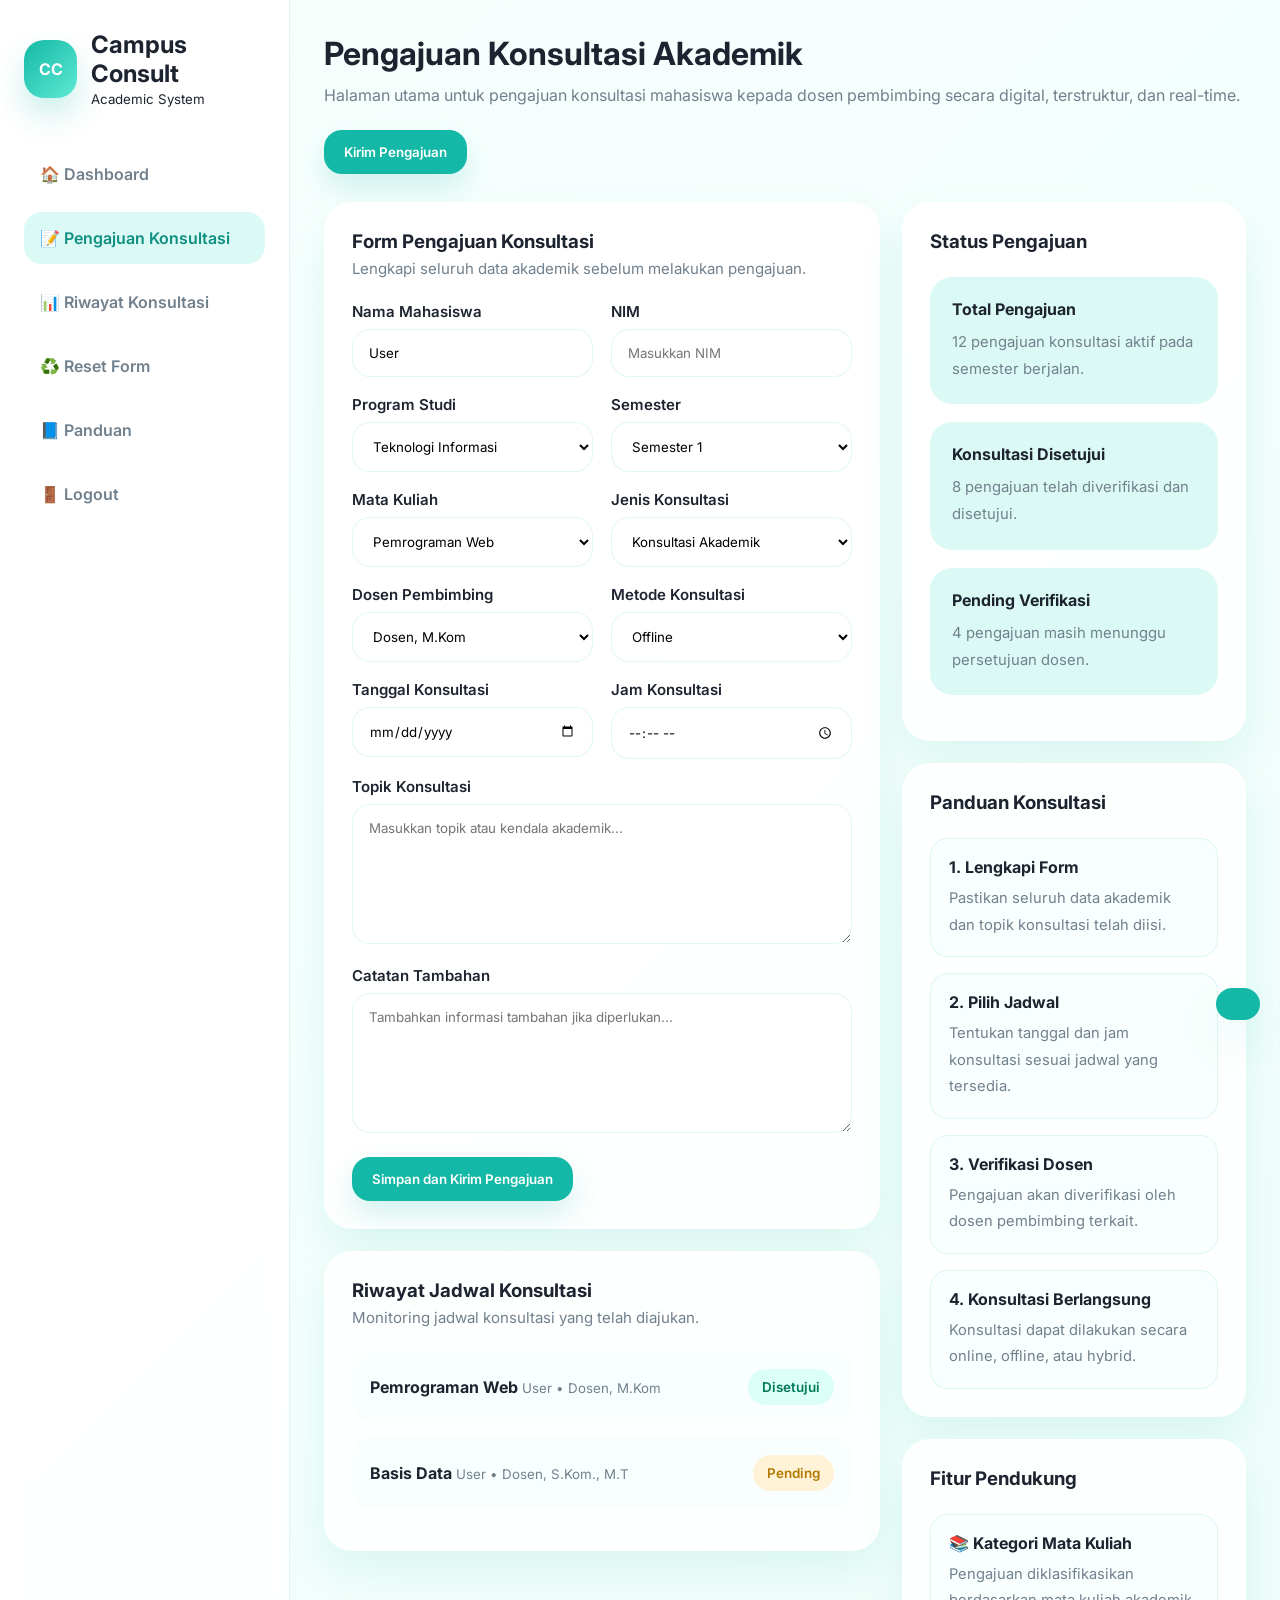
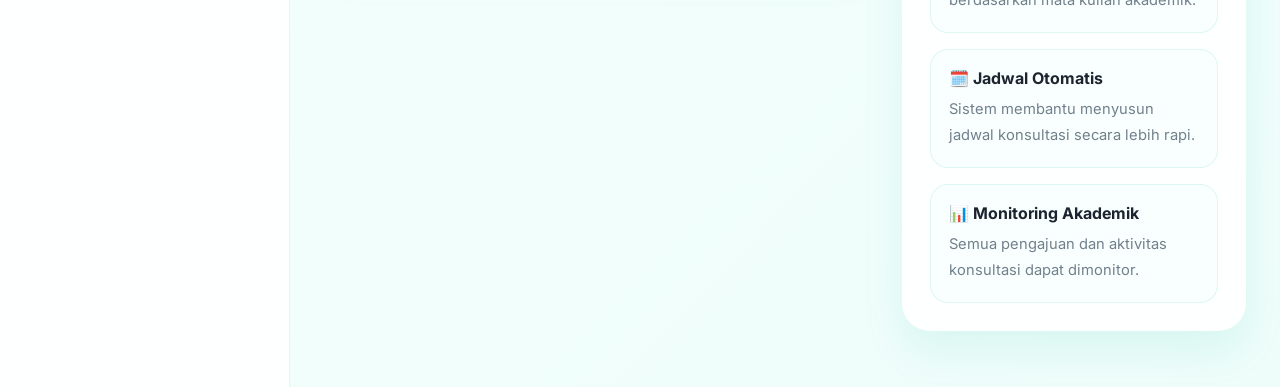
<file: debug/pengajuan.html>
<!DOCTYPE html>
<html lang="id">
<head>
  <meta charset="UTF-8">
  <meta name="viewport" content="width=device-width, initial-scale=1.0">
  <title>Pengajuan Konsultasi - Campus Consult</title>

  <link rel="preconnect" href="https://fonts.googleapis.com">
  <link rel="preconnect" href="https://fonts.gstatic.com" crossorigin>
  <link href="https://fonts.googleapis.com/css2?family=Inter:wght@300;400;500;600;700&display=swap" rel="stylesheet">

  <style>
    :root {
      --primary: #14b8a6;
      --primary-dark: #0f8f82;
      --primary-soft: #dcfaf5;
      --bg: #f5fffd;
      --white: #ffffff;
      --text: #1d2430;
      --muted: #71808d;
      --border: rgba(20,184,166,.12);
      --shadow: 0 20px 40px rgba(20,184,166,.10);
      --radius: 28px;
    }

    * {
      margin: 0;
      padding: 0;
      box-sizing: border-box;
      font-family: 'Inter', sans-serif;
    }

    body {
      background: linear-gradient(135deg,#f8fffe 0%, #eefdfa 100%);
      color: var(--text);
      overflow-x: hidden;
    }

    .layout {
      display: grid;
      grid-template-columns: 290px 1fr;
      min-height: 100vh;
    }

    .sidebar {
      background: rgba(255,255,255,.92);
      border-right: 1px solid var(--border);
      padding: 30px 24px;
      backdrop-filter: blur(10px);
    }

    .logo {
      display: flex;
      align-items: center;
      gap: 14px;
      margin-bottom: 40px;
    }

    .logo-box {
      width: 58px;
      height: 58px;
      border-radius: 20px;
      background: linear-gradient(135deg,var(--primary),#5eead4);
      display: grid;
      place-items: center;
      color: white;
      font-weight: 700;
      box-shadow: 0 16px 30px rgba(20,184,166,.22);
    }

    .menu {
      display: flex;
      flex-direction: column;
      gap: 12px;
    }

    .menu a {
      text-decoration: none;
      padding: 16px;
      border-radius: 18px;
      color: var(--muted);
      font-weight: 600;
      transition: .25s ease;
    }

    .menu a:hover,
    .menu a.active {
      background: var(--primary-soft);
      color: var(--primary-dark);
    }

    .main {
      padding: 34px;
    }

    .topbar {
      display: flex;
      justify-content: space-between;
      align-items: center;
      gap: 20px;
      flex-wrap: wrap;
      margin-bottom: 28px;
    }

    .topbar p {
      color: var(--muted);
      margin-top: 8px;
      line-height: 1.8;
    }

    .btn {
      border: none;
      padding: 14px 20px;
      border-radius: 18px;
      background: var(--primary);
      color: white;
      font-weight: 600;
      cursor: pointer;
      transition: .25s ease;
      box-shadow: 0 14px 28px rgba(20,184,166,.18);
    }

    .btn:hover {
      transform: translateY(-2px);
    }

    .grid {
      display: grid;
      grid-template-columns: 1.618fr 1fr;
      gap: 22px;
    }

    .panel {
      background: rgba(255,255,255,.96);
      border-radius: var(--radius);
      padding: 28px;
      box-shadow: var(--shadow);
      margin-bottom: 22px;
    }

    .panel-header {
      display: flex;
      justify-content: space-between;
      align-items: center;
      margin-bottom: 24px;
      flex-wrap: wrap;
      gap: 12px;
    }

    .panel-header p {
      color: var(--muted);
      font-size: .94rem;
      margin-top: 6px;
    }

    .form-grid {
      display: grid;
      grid-template-columns: repeat(auto-fit,minmax(220px,1fr));
      gap: 18px;
    }

    .form-group label {
      display: block;
      margin-bottom: 8px;
      font-weight: 600;
      font-size: .94rem;
    }

    .form-group input,
    .form-group select,
    .form-group textarea {
      width: 100%;
      padding: 15px 16px;
      border-radius: 18px;
      border: 1px solid var(--border);
      outline: none;
      background: rgba(255,255,255,.95);
      transition: .25s ease;
    }

    .form-group input:focus,
    .form-group select:focus,
    .form-group textarea:focus {
      border-color: var(--primary);
      box-shadow: 0 0 0 4px rgba(20,184,166,.10);
    }

    textarea {
      min-height: 140px;
      resize: vertical;
    }

    .full {
      grid-column: 1/-1;
    }

    .status-card {
      background: var(--primary-soft);
      border-radius: 22px;
      padding: 22px;
      margin-bottom: 18px;
    }

    .status-card h4 {
      margin-bottom: 10px;
    }

    .status-card p {
      color: var(--muted);
      line-height: 1.8;
      font-size: .93rem;
    }

    .info-list {
      display: flex;
      flex-direction: column;
      gap: 16px;
    }

    .info-item {
      padding: 18px;
      border-radius: 18px;
      background: #f9fffe;
      border: 1px solid var(--border);
    }

    .info-item strong {
      display: block;
      margin-bottom: 8px;
    }

    .info-item p {
      color: var(--muted);
      line-height: 1.8;
      font-size: .92rem;
    }

    .schedule-box {
      display: flex;
      align-items: center;
      justify-content: space-between;
      padding: 18px;
      border-radius: 20px;
      background: #f9fffe;
      margin-bottom: 14px;
      gap: 14px;
    }

    .schedule-box small {
      color: var(--muted);
    }

    .badge {
      padding: 10px 14px;
      border-radius: 999px;
      font-size: .84rem;
      font-weight: 600;
    }

    .success {
      background: #dcfff5;
      color: #00785a;
    }

    .pending {
      background: #fff2d6;
      color: #b27a00;
    }

    .toast {
      position: fixed;
      right: 20px;
      bottom: 20px;
      background: var(--primary);
      color: white;
      padding: 16px 22px;
      border-radius: 18px;
      box-shadow: var(--shadow);
      transform: translateY(140px);
      transition: .4s ease;
      z-index: 999;
    }

    .toast.show {
      transform: translateY(0);
    }

    @media(max-width:980px){
      .layout,
      .grid {
        grid-template-columns: 1fr;
      }

      .sidebar {
        border-right: none;
        border-bottom: 1px solid var(--border);
      }
    }
  </style>
</head>
<body>

<div class="toast" id="toast"></div>

<div class="layout">

  <aside class="sidebar">

    <div class="logo">
      <div class="logo-box">CC</div>

      <div>
        <h2>Campus Consult</h2>
        <small>Academic System</small>
      </div>
    </div>

    <div class="menu">
      <a href="dashboard.html">🏠 Dashboard</a>
      <a href="pengajuan.html" class="active">📝 Pengajuan Konsultasi</a>
      <a href="riwayat.html">📊 Riwayat Konsultasi</a>
      <a href="#" onclick="resetForm()">♻️ Reset Form</a>
      <a href="#" onclick="toggleGuide()">📘 Panduan</a>
      <a href="login.html">🚪 Logout</a>
    </div>

  </aside>

  <main class="main">

    <div class="topbar">

      <div>
        <h1>Pengajuan Konsultasi Akademik</h1>

        <p>
          Halaman utama untuk pengajuan konsultasi mahasiswa kepada dosen
          pembimbing secara digital, terstruktur, dan real-time.
        </p>
      </div>

      <button class="btn" onclick="submitConsultation()">
        Kirim Pengajuan
      </button>

    </div>

    <div class="grid">

      <div>

        <div class="panel">

          <div class="panel-header">
            <div>
              <h3>Form Pengajuan Konsultasi</h3>
              <p>
                Lengkapi seluruh data akademik sebelum melakukan pengajuan.
              </p>
            </div>
          </div>

          <div class="form-grid">

            <div class="form-group">
              <label>Nama Mahasiswa</label>
              <input type="text" id="nama" value="User">
            </div>

            <div class="form-group">
              <label>NIM</label>
              <input type="text" id="nim" placeholder="Masukkan NIM">
            </div>

            <div class="form-group">
              <label>Program Studi</label>
              <select id="prodi">
                <option>Teknologi Informasi</option>
                <option>Sistem Informasi</option>
                <option>Informatika</option>
                <option>Teknologi Pendidikan</option>
              </select>
            </div>

            <div class="form-group">
              <label>Semester</label>
              <select id="semester">
                <option>Semester 1</option>
                <option>Semester 2</option>
                <option>Semester 3</option>
                <option>Semester 4</option>
                <option>Semester 5</option>
                <option>Semester 6</option>
                <option>Semester 7</option>
                <option>Semester 8</option>
              </select>
            </div>

            <div class="form-group">
              <label>Mata Kuliah</label>
              <select id="matkul">
                <option>Pemrograman Web</option>
                <option>Basis Data</option>
                <option>UI / UX Design</option>
                <option>Analisis Sistem</option>
                <option>Machine Learning</option>
              </select>
            </div>

            <div class="form-group">
              <label>Jenis Konsultasi</label>
              <select id="jenis">
                <option>Konsultasi Akademik</option>
                <option>Bimbingan Skripsi</option>
                <option>Revisi Tugas</option>
                <option>Konsultasi Penelitian</option>
              </select>
            </div>

            <div class="form-group">
              <label>Dosen Pembimbing</label>
              <select id="dosen">
                <option>Dosen, M.Kom</option>
                <option>Dosen, S.Kom., M.T</option>
                <option>Dosen, M.Pd</option>
              </select>
            </div>

            <div class="form-group">
              <label>Metode Konsultasi</label>
              <select id="metode">
                <option>Offline</option>
                <option>Online</option>
                <option>Hybrid</option>
              </select>
            </div>

            <div class="form-group">
              <label>Tanggal Konsultasi</label>
              <input type="date" id="tanggal">
            </div>

            <div class="form-group">
              <label>Jam Konsultasi</label>
              <input type="time" id="jam">
            </div>

            <div class="form-group full">
              <label>Topik Konsultasi</label>
              <textarea id="topik" placeholder="Masukkan topik atau kendala akademik..."></textarea>
            </div>

            <div class="form-group full">
              <label>Catatan Tambahan</label>
              <textarea id="catatan" placeholder="Tambahkan informasi tambahan jika diperlukan..."></textarea>
            </div>

          </div>

          <br>

          <button class="btn" onclick="submitConsultation()">
            Simpan dan Kirim Pengajuan
          </button>

        </div>

        <div class="panel">

          <div class="panel-header">
            <div>
              <h3>Riwayat Jadwal Konsultasi</h3>
              <p>
                Monitoring jadwal konsultasi yang telah diajukan.
              </p>
            </div>
          </div>

          <div id="scheduleContainer">

            <div class="schedule-box">
              <div>
                <strong>Pemrograman Web</strong>
                <small>User • Dosen, M.Kom</small>
              </div>

              <div class="badge success">Disetujui</div>
            </div>

            <div class="schedule-box">
              <div>
                <strong>Basis Data</strong>
                <small>User • Dosen, S.Kom., M.T</small>
              </div>

              <div class="badge pending">Pending</div>
            </div>

          </div>

        </div>

      </div>

      <div>

        <div class="panel">

          <div class="panel-header">
            <div>
              <h3>Status Pengajuan</h3>
            </div>
          </div>

          <div class="status-card">
            <h4>Total Pengajuan</h4>
            <p>
              12 pengajuan konsultasi aktif pada semester berjalan.
            </p>
          </div>

          <div class="status-card">
            <h4>Konsultasi Disetujui</h4>
            <p>
              8 pengajuan telah diverifikasi dan disetujui.
            </p>
          </div>

          <div class="status-card">
            <h4>Pending Verifikasi</h4>
            <p>
              4 pengajuan masih menunggu persetujuan dosen.
            </p>
          </div>

        </div>

        <div class="panel" id="guidePanel">

          <div class="panel-header">
            <div>
              <h3>Panduan Konsultasi</h3>
            </div>
          </div>

          <div class="info-list">

            <div class="info-item">
              <strong>1. Lengkapi Form</strong>
              <p>
                Pastikan seluruh data akademik dan topik konsultasi telah diisi.
              </p>
            </div>

            <div class="info-item">
              <strong>2. Pilih Jadwal</strong>
              <p>
                Tentukan tanggal dan jam konsultasi sesuai jadwal yang tersedia.
              </p>
            </div>

            <div class="info-item">
              <strong>3. Verifikasi Dosen</strong>
              <p>
                Pengajuan akan diverifikasi oleh dosen pembimbing terkait.
              </p>
            </div>

            <div class="info-item">
              <strong>4. Konsultasi Berlangsung</strong>
              <p>
                Konsultasi dapat dilakukan secara online, offline, atau hybrid.
              </p>
            </div>

          </div>

        </div>

        <div class="panel">

          <div class="panel-header">
            <div>
              <h3>Fitur Pendukung</h3>
            </div>
          </div>

          <div class="info-list">

            <div class="info-item">
              <strong>📚 Kategori Mata Kuliah</strong>
              <p>
                Pengajuan diklasifikasikan berdasarkan mata kuliah akademik.
              </p>
            </div>

            <div class="info-item">
              <strong>🗓️ Jadwal Otomatis</strong>
              <p>
                Sistem membantu menyusun jadwal konsultasi secara lebih rapi.
              </p>
            </div>

            <div class="info-item">
              <strong>📊 Monitoring Akademik</strong>
              <p>
                Semua pengajuan dan aktivitas konsultasi dapat dimonitor.
              </p>
            </div>

          </div>

        </div>

      </div>

    </div>

  </main>

</div>

<script>

function showToast(message){
  const toast = document.getElementById('toast');

  toast.innerText = message;
  toast.classList.add('show');

  setTimeout(() => {
    toast.classList.remove('show');
  }, 2500);
}

function submitConsultation(){

  const nim = document.getElementById('nim').value;
  const tanggal = document.getElementById('tanggal').value;
  const jam = document.getElementById('jam').value;
  const topik = document.getElementById('topik').value;
  const matkul = document.getElementById('matkul').value;
  const dosen = document.getElementById('dosen').value;

  if(nim === '' || tanggal === '' || jam === '' || topik === ''){
    showToast('Lengkapi seluruh data konsultasi');
    return;
  }

  const container = document.getElementById('scheduleContainer');

  const item = document.createElement('div');
  item.classList.add('schedule-box');

  item.innerHTML = `
    <div>
      <strong>${matkul}</strong>
      <small>User • ${dosen}</small>
    </div>

    <div class="badge pending">Pending</div>
  `;

  container.appendChild(item);

  showToast('Pengajuan konsultasi berhasil dikirim');

  resetForm();
}

function resetForm(){
  document.getElementById('nim').value = '';
  document.getElementById('tanggal').value = '';
  document.getElementById('jam').value = '';
  document.getElementById('topik').value = '';
  document.getElementById('catatan').value = '';

  showToast('Form berhasil direset');
}

function toggleGuide(){
  const panel = document.getElementById('guidePanel');

  if(panel.style.display === 'none'){
    panel.style.display = 'block';
    showToast('Panduan ditampilkan');
  } else {
    panel.style.display = 'none';
    showToast('Panduan disembunyikan');
  }
}

</script>

</body>
</html>
</file>
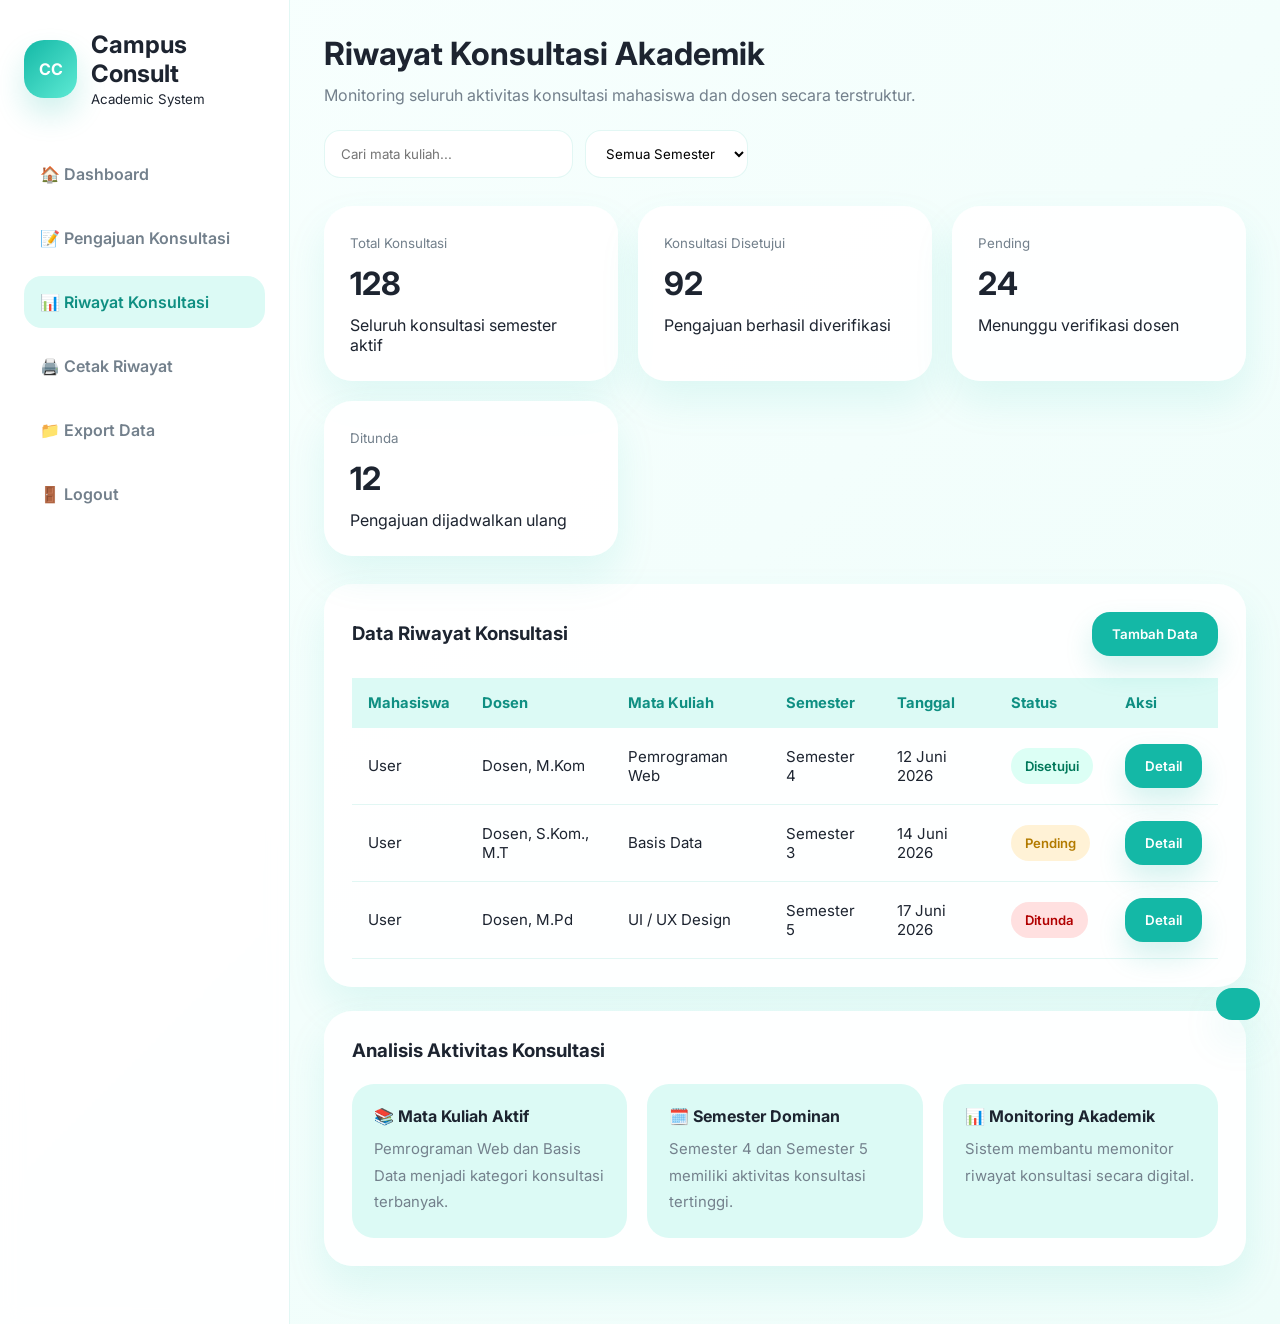
<file: debug/riwayat.html>
<!DOCTYPE html>
<html lang="id">
<head>
  <meta charset="UTF-8">
  <meta name="viewport" content="width=device-width, initial-scale=1.0">
  <title>Riwayat Konsultasi - Campus Consult</title>

  <link rel="preconnect" href="https://fonts.googleapis.com">
  <link rel="preconnect" href="https://fonts.gstatic.com" crossorigin>
  <link href="https://fonts.googleapis.com/css2?family=Inter:wght@300;400;500;600;700&display=swap" rel="stylesheet">

  <style>
    :root {
      --primary: #14b8a6;
      --primary-dark: #0f8f82;
      --primary-soft: #dcfaf5;
      --bg: #f5fffd;
      --white: #ffffff;
      --text: #1d2430;
      --muted: #73808c;
      --border: rgba(20,184,166,.12);
      --shadow: 0 20px 40px rgba(20,184,166,.10);
      --radius: 28px;
    }

    * {
      margin: 0;
      padding: 0;
      box-sizing: border-box;
      font-family: 'Inter', sans-serif;
    }

    body {
      background: linear-gradient(135deg,#f8fffe 0%, #eefdfa 100%);
      color: var(--text);
      overflow-x: hidden;
    }

    .layout {
      display: grid;
      grid-template-columns: 290px 1fr;
      min-height: 100vh;
    }

    .sidebar {
      background: rgba(255,255,255,.92);
      border-right: 1px solid var(--border);
      padding: 30px 24px;
      backdrop-filter: blur(10px);
    }

    .logo {
      display: flex;
      align-items: center;
      gap: 14px;
      margin-bottom: 40px;
    }

    .logo-box {
      width: 58px;
      height: 58px;
      border-radius: 20px;
      background: linear-gradient(135deg,var(--primary),#5eead4);
      color: white;
      display: grid;
      place-items: center;
      font-weight: 700;
      box-shadow: 0 16px 30px rgba(20,184,166,.20);
    }

    .menu {
      display: flex;
      flex-direction: column;
      gap: 12px;
    }

    .menu a {
      text-decoration: none;
      padding: 16px;
      border-radius: 18px;
      color: var(--muted);
      font-weight: 600;
      transition: .25s ease;
    }

    .menu a:hover,
    .menu a.active {
      background: var(--primary-soft);
      color: var(--primary-dark);
    }

    .main {
      padding: 34px;
    }

    .topbar {
      display: flex;
      justify-content: space-between;
      align-items: center;
      gap: 20px;
      flex-wrap: wrap;
      margin-bottom: 28px;
    }

    .topbar p {
      color: var(--muted);
      line-height: 1.8;
      margin-top: 8px;
    }

    .search-filter {
      display: flex;
      gap: 12px;
      flex-wrap: wrap;
    }

    .search-filter input,
    .search-filter select {
      padding: 14px 16px;
      border-radius: 16px;
      border: 1px solid var(--border);
      outline: none;
      background: rgba(255,255,255,.95);
    }

    .btn {
      border: none;
      padding: 14px 20px;
      border-radius: 18px;
      background: var(--primary);
      color: white;
      font-weight: 600;
      cursor: pointer;
      transition: .25s ease;
      box-shadow: 0 14px 28px rgba(20,184,166,.18);
    }

    .btn:hover {
      transform: translateY(-2px);
    }

    .stats-grid {
      display: grid;
      grid-template-columns: repeat(auto-fit,minmax(220px,1fr));
      gap: 20px;
      margin-bottom: 28px;
    }

    .stat-card {
      background: rgba(255,255,255,.96);
      border-radius: var(--radius);
      padding: 26px;
      box-shadow: var(--shadow);
    }

    .stat-card small {
      color: var(--muted);
    }

    .stat-card h2 {
      margin: 12px 0;
      font-size: 2rem;
    }

    .panel {
      background: rgba(255,255,255,.96);
      border-radius: var(--radius);
      padding: 28px;
      box-shadow: var(--shadow);
      margin-bottom: 24px;
    }

    .panel-header {
      display: flex;
      justify-content: space-between;
      align-items: center;
      margin-bottom: 22px;
      flex-wrap: wrap;
      gap: 12px;
    }

    table {
      width: 100%;
      border-collapse: collapse;
      overflow-x: auto;
    }

    th {
      background: var(--primary-soft);
      color: var(--primary-dark);
      padding: 16px;
      text-align: left;
      font-size: .92rem;
    }

    td {
      padding: 16px;
      border-bottom: 1px solid var(--border);
      font-size: .94rem;
    }

    tr:hover {
      background: #f9fffe;
    }

    .badge {
      padding: 10px 14px;
      border-radius: 999px;
      font-size: .82rem;
      font-weight: 600;
    }

    .success {
      background: #dcfff5;
      color: #00785a;
    }

    .pending {
      background: #fff2d6;
      color: #b37b00;
    }

    .danger {
      background: #ffe0e0;
      color: #b10000;
    }

    .info-grid {
      display: grid;
      grid-template-columns: repeat(auto-fit,minmax(260px,1fr));
      gap: 20px;
    }

    .info-card {
      background: var(--primary-soft);
      border-radius: 22px;
      padding: 22px;
    }

    .info-card h4 {
      margin-bottom: 10px;
    }

    .info-card p {
      color: var(--muted);
      line-height: 1.8;
      font-size: .93rem;
    }

    .toast {
      position: fixed;
      right: 20px;
      bottom: 20px;
      background: var(--primary);
      color: white;
      padding: 16px 22px;
      border-radius: 18px;
      box-shadow: var(--shadow);
      transform: translateY(140px);
      transition: .4s ease;
      z-index: 999;
    }

    .toast.show {
      transform: translateY(0);
    }

    @media(max-width:980px){
      .layout {
        grid-template-columns: 1fr;
      }

      .sidebar {
        border-right: none;
        border-bottom: 1px solid var(--border);
      }

      table {
        display: block;
        overflow-x: auto;
      }
    }
  </style>
</head>
<body>

<div class="toast" id="toast"></div>

<div class="layout">

  <aside class="sidebar">

    <div class="logo">
      <div class="logo-box">CC</div>

      <div>
        <h2>Campus Consult</h2>
        <small>Academic System</small>
      </div>
    </div>

    <div class="menu">
      <a href="dashboard.html">🏠 Dashboard</a>
      <a href="pengajuan.html">📝 Pengajuan Konsultasi</a>
      <a href="riwayat.html" class="active">📊 Riwayat Konsultasi</a>
      <a href="#" onclick="printHistory()">🖨️ Cetak Riwayat</a>
      <a href="#" onclick="exportData()">📁 Export Data</a>
      <a href="login.html">🚪 Logout</a>
    </div>

  </aside>

  <main class="main">

    <div class="topbar">

      <div>
        <h1>Riwayat Konsultasi Akademik</h1>

        <p>
          Monitoring seluruh aktivitas konsultasi mahasiswa dan dosen secara terstruktur.
        </p>
      </div>

      <div class="search-filter">
        <input type="text" id="searchInput" placeholder="Cari mata kuliah..." onkeyup="searchTable()">

        <select id="semesterFilter" onchange="filterSemester()">
          <option>Semua Semester</option>
          <option>Semester 1</option>
          <option>Semester 2</option>
          <option>Semester 3</option>
          <option>Semester 4</option>
          <option>Semester 5</option>
          <option>Semester 6</option>
          <option>Semester 7</option>
          <option>Semester 8</option>
        </select>
      </div>

    </div>

    <div class="stats-grid">

      <div class="stat-card">
        <small>Total Konsultasi</small>
        <h2>128</h2>
        <span>Seluruh konsultasi semester aktif</span>
      </div>

      <div class="stat-card">
        <small>Konsultasi Disetujui</small>
        <h2>92</h2>
        <span>Pengajuan berhasil diverifikasi</span>
      </div>

      <div class="stat-card">
        <small>Pending</small>
        <h2>24</h2>
        <span>Menunggu verifikasi dosen</span>
      </div>

      <div class="stat-card">
        <small>Ditunda</small>
        <h2>12</h2>
        <span>Pengajuan dijadwalkan ulang</span>
      </div>

    </div>

    <div class="panel">

      <div class="panel-header">
        <div>
          <h3>Data Riwayat Konsultasi</h3>
        </div>

        <button class="btn" onclick="addHistory()">
          Tambah Data
        </button>
      </div>

      <table id="historyTable">

        <thead>
          <tr>
            <th>Mahasiswa</th>
            <th>Dosen</th>
            <th>Mata Kuliah</th>
            <th>Semester</th>
            <th>Tanggal</th>
            <th>Status</th>
            <th>Aksi</th>
          </tr>
        </thead>

        <tbody>

          <tr>
            <td>User</td>
            <td>Dosen, M.Kom</td>
            <td>Pemrograman Web</td>
            <td>Semester 4</td>
            <td>12 Juni 2026</td>
            <td><span class="badge success">Disetujui</span></td>
            <td>
              <button class="btn" onclick="detailData()">Detail</button>
            </td>
          </tr>

          <tr>
            <td>User</td>
            <td>Dosen, S.Kom., M.T</td>
            <td>Basis Data</td>
            <td>Semester 3</td>
            <td>14 Juni 2026</td>
            <td><span class="badge pending">Pending</span></td>
            <td>
              <button class="btn" onclick="detailData()">Detail</button>
            </td>
          </tr>

          <tr>
            <td>User</td>
            <td>Dosen, M.Pd</td>
            <td>UI / UX Design</td>
            <td>Semester 5</td>
            <td>17 Juni 2026</td>
            <td><span class="badge danger">Ditunda</span></td>
            <td>
              <button class="btn" onclick="detailData()">Detail</button>
            </td>
          </tr>

        </tbody>

      </table>

    </div>

    <div class="panel">

      <div class="panel-header">
        <div>
          <h3>Analisis Aktivitas Konsultasi</h3>
        </div>
      </div>

      <div class="info-grid">

        <div class="info-card">
          <h4>📚 Mata Kuliah Aktif</h4>
          <p>
            Pemrograman Web dan Basis Data menjadi kategori konsultasi terbanyak.
          </p>
        </div>

        <div class="info-card">
          <h4>🗓️ Semester Dominan</h4>
          <p>
            Semester 4 dan Semester 5 memiliki aktivitas konsultasi tertinggi.
          </p>
        </div>

        <div class="info-card">
          <h4>📊 Monitoring Akademik</h4>
          <p>
            Sistem membantu memonitor riwayat konsultasi secara digital.
          </p>
        </div>

      </div>

    </div>

  </main>

</div>

<script>

function showToast(message){
  const toast = document.getElementById('toast');

  toast.innerText = message;
  toast.classList.add('show');

  setTimeout(() => {
    toast.classList.remove('show');
  }, 2500);
}

function detailData(){
  showToast('Menampilkan detail konsultasi');
}

function printHistory(){
  window.print();
}

function exportData(){
  showToast('Export data berhasil dilakukan');
}

function addHistory(){

  const table = document.querySelector('#historyTable tbody');

  const row = document.createElement('tr');

  row.innerHTML = `
    <td>User</td>
    <td>Dosen, M.Kom</td>
    <td>Analisis Sistem</td>
    <td>Semester 6</td>
    <td>20 Juni 2026</td>
    <td><span class="badge success">Disetujui</span></td>
    <td>
      <button class="btn" onclick="detailData()">Detail</button>
    </td>
  `;

  table.appendChild(row);

  showToast('Riwayat konsultasi berhasil ditambahkan');
}

function searchTable(){

  const input = document.getElementById('searchInput');
  const filter = input.value.toLowerCase();

  const table = document.getElementById('historyTable');
  const tr = table.getElementsByTagName('tr');

  for(let i = 1; i < tr.length; i++){
    const td = tr[i].getElementsByTagName('td')[2];

    if(td){
      const text = td.textContent || td.innerText;

      tr[i].style.display = text.toLowerCase().includes(filter)
        ? ''
        : 'none';
    }
  }
}

function filterSemester(){

  const filter = document.getElementById('semesterFilter').value;
  const rows = document.querySelectorAll('#historyTable tbody tr');

  rows.forEach(row => {

    const semester = row.children[3].textContent;

    if(filter === 'Semua Semester' || semester === filter){
      row.style.display = '';
    } else {
      row.style.display = 'none';
    }

  });

  showToast('Filter semester diterapkan');
}

</script>

</body>
</html>
</file>
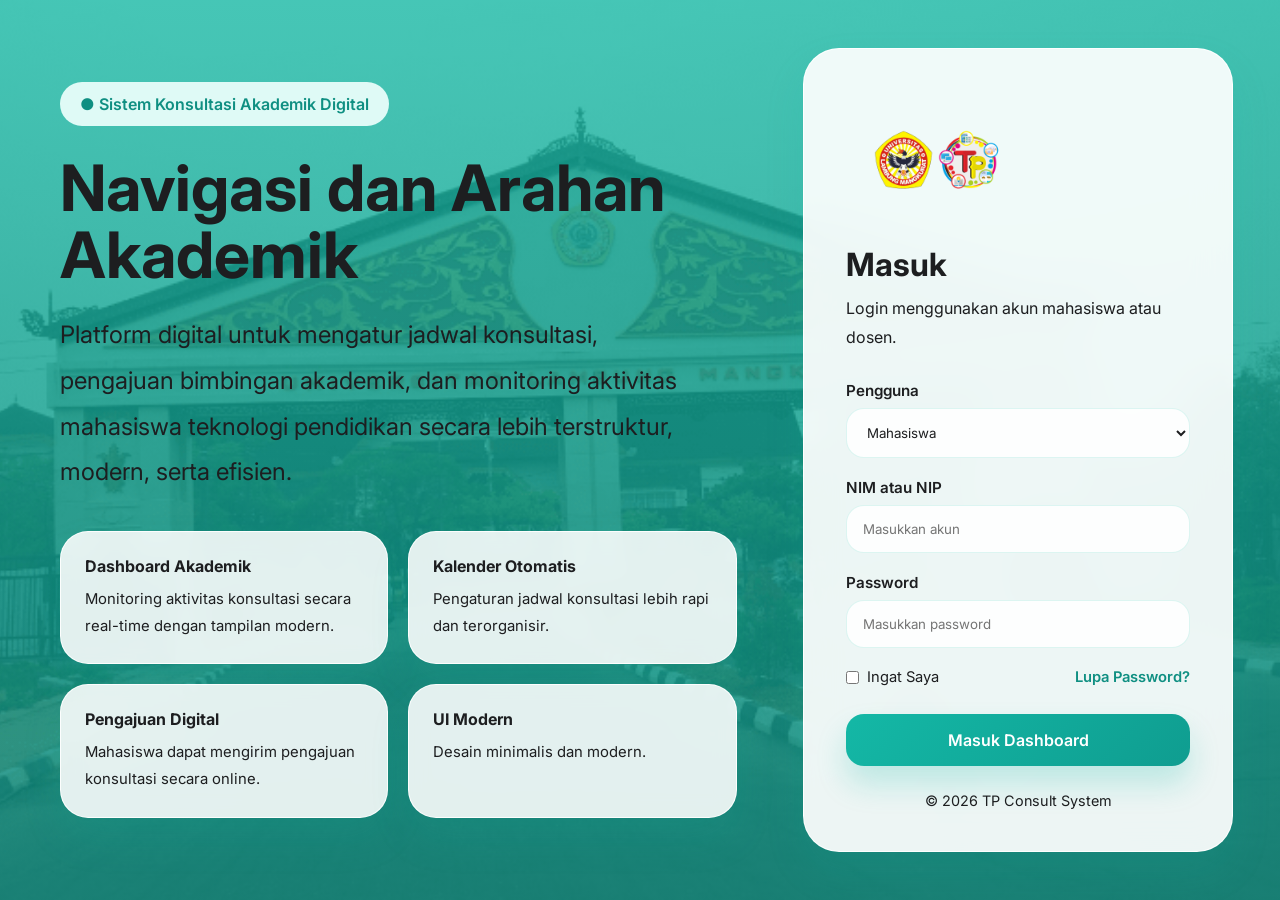
<file: pages/admin/admin-dashboard.html>
<!DOCTYPE html>
<html lang="id">
<head>
    <meta charset="UTF-8">
    <meta name="viewport" content="width=device-width, initial-scale=1.0">
    <title>Admin Dashboard | TP Consult</title>

    <link rel="stylesheet" href="admin-dashboard.css">

    <link href="https://fonts.googleapis.com/css2?family=Inter:wght@300;400;500;600;700&display=swap" rel="stylesheet">
</head>
<body>

<div class="container">

    <aside class="sidebar">

        <div class="logo">
            <h2>TP Consult</h2>
            <span>Administrator</span>
        </div>

        <nav class="menu">
            <a href="#" class="active">Dashboard</a>
            <a href="#">Data Mahasiswa</a>
            <a href="#">Data Dosen</a>
            <a href="#">Data Konsultasi</a>
            <a href="#">Laporan</a>
            <a href="#">Notifikasi</a>
            <a href="#">Pengaturan</a>
            <a href="../../index.html" onclick="logout()">
                Logout
            </a>
        </nav>

    </aside>

    <main class="content">

        <header class="topbar">

            <div>
                <h1>Dashboard Administrator</h1>
                <p>Sistem Informasi Konsultasi Akademik Teknologi Pendidikan</p>
            </div>

            <div class="top-actions">

                <button onclick="toggleTheme()">
                    🌙 Dark Mode
                </button>

                <div class="admin-profile">
                    Admin Sistem
                </div>

            </div>

        </header>

        <section class="stats">

            <div class="card stat">
                <h3>Mahasiswa Aktif</h3>
                <h2>184</h2>
            </div>

            <div class="card stat">
                <h3>Dosen Aktif</h3>
                <h2>18</h2>
            </div>

            <div class="card stat">
                <h3>Total Konsultasi</h3>
                <h2>1.245</h2>
            </div>

            <div class="card stat">
                <h3>Bulan Ini</h3>
                <h2>126</h2>
            </div>

        </section>

        <section class="dashboard-grid">

            <div class="card">

                <h3>Aktivitas Terbaru</h3>

                <ul class="activity-list">
                    <li>Pengajuan konsultasi baru diterima.</li>
                    <li>Dosen menyetujui konsultasi media pembelajaran.</li>
                    <li>Jadwal konsultasi berhasil diperbarui.</li>
                    <li>Laporan bulanan berhasil dibuat.</li>
                </ul>

            </div>

            <div class="card">

                <h3>Kategori Konsultasi Terpopuler</h3>

                <div class="category">
                    <span>Media Pembelajaran</span>
                    <strong>35%</strong>
                </div>

                <div class="category">
                    <span>E-Learning</span>
                    <strong>28%</strong>
                </div>

                <div class="category">
                    <span>Desain Pembelajaran</span>
                    <strong>20%</strong>
                </div>

                <div class="category">
                    <span>Penelitian Pendidikan</span>
                    <strong>17%</strong>
                </div>

            </div>

            <div class="card wide">

                <h3>Jadwal Konsultasi Hari Ini</h3>

                <table>

                    <thead>
                        <tr>
                            <th>Waktu</th>
                            <th>Mahasiswa</th>
                            <th>Dosen</th>
                            <th>Status</th>
                        </tr>
                    </thead>

                    <tbody>

                        <tr>
                            <td>08:00</td>
                            <td>User</td>
                            <td>Dosen, M.Pd.</td>
                            <td><span class="badge success">Disetujui</span></td>
                        </tr>

                        <tr>
                            <td>10:00</td>
                            <td>User</td>
                            <td>Dosen, M.Pd.</td>
                            <td><span class="badge pending">Pending</span></td>
                        </tr>

                        <tr>
                            <td>13:00</td>
                            <td>User</td>
                            <td>Dosen, M.Pd.</td>
                            <td><span class="badge success">Disetujui</span></td>
                        </tr>

                    </tbody>

                </table>

            </div>

        </section>

    </main>

</div>

<script src="admin-dashboard.js"></script>

</body>
</html>
</file>
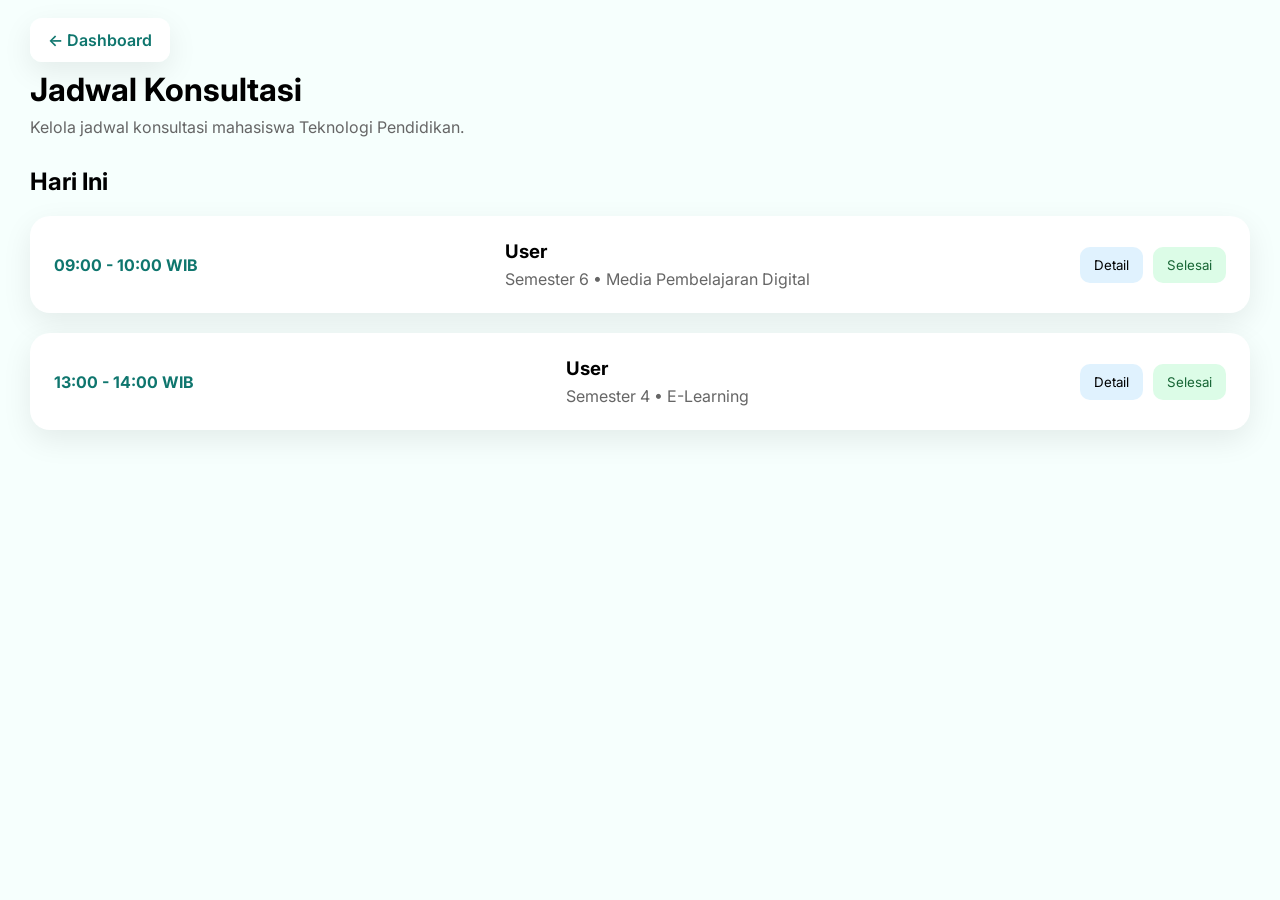
<file: pages/dosen/dosen-jadwal.html>
<!DOCTYPE html>
<html lang="id">

<head>

<meta charset="UTF-8">
<meta name="viewport"
      content="width=device-width, initial-scale=1.0">

<title>Jadwal Konsultasi</title>

<link rel="stylesheet"
      href="dosen-jadwal.css">

<link href="https://fonts.googleapis.com/css2?family=Inter:wght@300;400;500;600;700&display=swap"
      rel="stylesheet">

</head>

<body>

<div class="container">

    <div class="top-bar">

        <a href="dosen-dashboard.html"
           class="back-btn">

           ← Dashboard

        </a>

    </div>

    <div class="page-header">

        <h1>Jadwal Konsultasi</h1>

        <p>
            Kelola jadwal konsultasi mahasiswa
            Teknologi Pendidikan.
        </p>

    </div>

    <div class="schedule-section">

        <h2>Hari Ini</h2>

        <div class="schedule-card">

            <div class="schedule-time">

                09:00 - 10:00 WIB

            </div>

            <div class="schedule-info">

                <h3>User</h3>

                <p>
                    Semester 6 •
                    Media Pembelajaran Digital
                </p>

            </div>

            <div class="schedule-action">

                <button class="detail-btn">

                    Detail

                </button>

                <button class="finish-btn"
                        onclick="finishConsultation(this)">

                    Selesai

                </button>

            </div>

        </div>

        <div class="schedule-card">

            <div class="schedule-time">

                13:00 - 14:00 WIB

            </div>

            <div class="schedule-info">

                <h3>User</h3>

                <p>
                    Semester 4 •
                    E-Learning
                </p>

            </div>

            <div class="schedule-action">

                <button class="detail-btn">

                    Detail

                </button>

                <button class="finish-btn"
                        onclick="finishConsultation(this)">

                    Selesai

                </button>

            </div>

        </div>

    </div>

</div>

<script src="dosen-jadwal.js"></script>

</body>
</html>
</file>
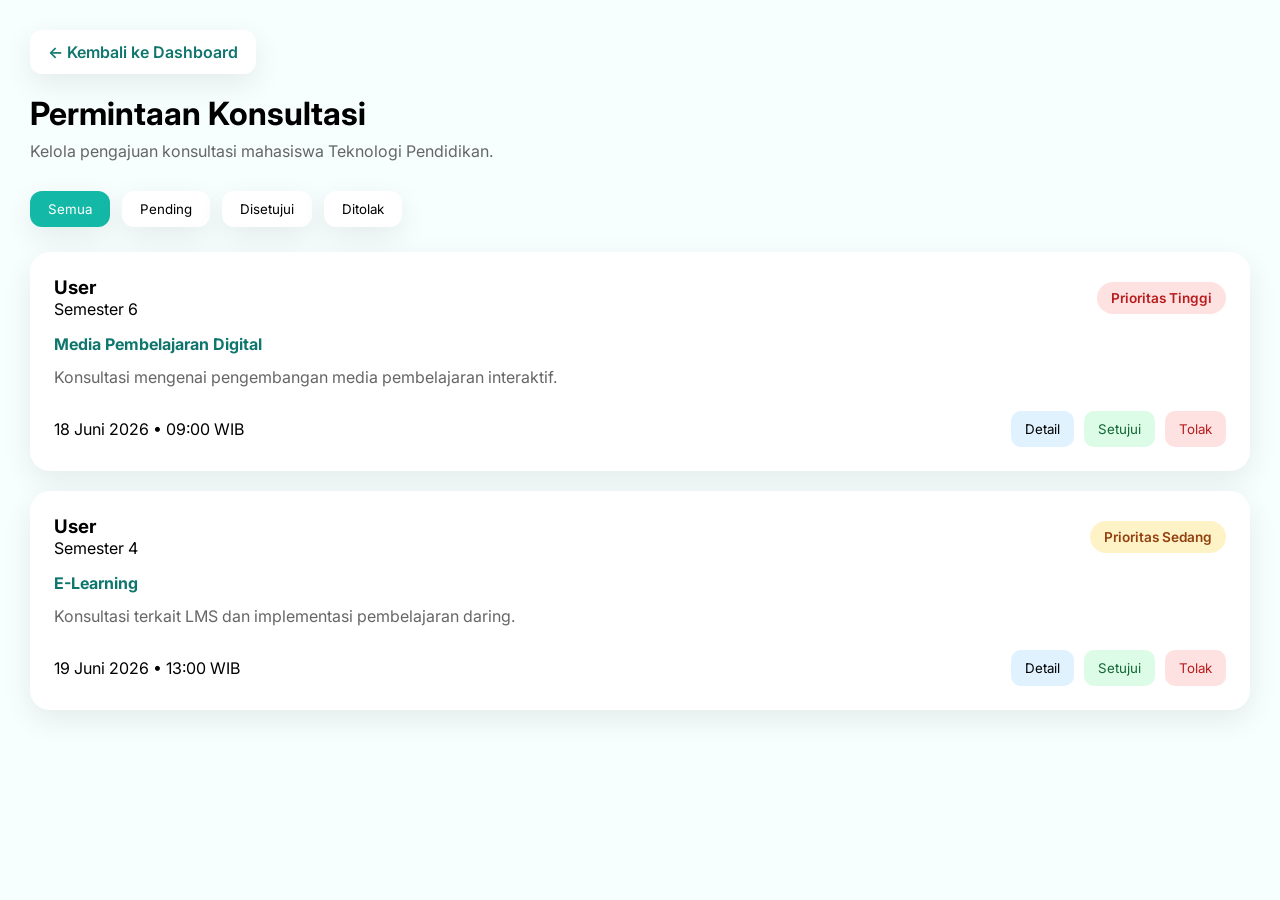
<file: pages/dosen/dosen-konsultasi.html>
<!DOCTYPE html>
<html lang="id">

<head>

<meta charset="UTF-8">
<meta name="viewport"
      content="width=device-width, initial-scale=1.0">

<title>Permintaan Konsultasi</title>

<link rel="stylesheet"
      href="dosen-konsultasi.css">

<link href="https://fonts.googleapis.com/css2?family=Inter:wght@300;400;500;600;700&display=swap"
      rel="stylesheet">

</head>

<body>

<div class="back-container">

    <a href="dosen-dashboard.html" class="back-btn">

        ← Kembali ke Dashboard

    </a>

</div>

<div class="container">

    <header class="page-header">

        <h1>Permintaan Konsultasi</h1>

        <p>
            Kelola pengajuan konsultasi mahasiswa
            Teknologi Pendidikan.
        </p>

    </header>

    <div class="filter-bar">

        <button class="active">
            Semua
        </button>

        <button>
            Pending
        </button>

        <button>
            Disetujui
        </button>

        <button>
            Ditolak
        </button>

    </div>

    <div class="request-list">

        <!-- CARD 1 -->

        <div class="request-card">

            <div class="card-header">

                <div>

                    <h3>User</h3>

                    <span>
                        Semester 6
                    </span>

                </div>

                <span class="priority high">
                    Prioritas Tinggi
                </span>

            </div>

            <div class="card-body">

                <h4>
                    Media Pembelajaran Digital
                </h4>

                <p>
                    Konsultasi mengenai pengembangan
                    media pembelajaran interaktif.
                </p>

            </div>

            <div class="card-footer">

                <span>
                    18 Juni 2026 • 09:00 WIB
                </span>

                <div class="actions">

                    <button class="detail">
                        Detail
                    </button>

                    <button class="approve">
                        Setujui
                    </button>

                    <button class="reject">
                        Tolak
                    </button>

                </div>

            </div>

        </div>

        <!-- CARD 2 -->

        <div class="request-card">

            <div class="card-header">

                <div>

                    <h3>User</h3>

                    <span>
                        Semester 4
                    </span>

                </div>

                <span class="priority medium">
                    Prioritas Sedang
                </span>

            </div>

            <div class="card-body">

                <h4>
                    E-Learning
                </h4>

                <p>
                    Konsultasi terkait LMS dan
                    implementasi pembelajaran daring.
                </p>

            </div>

            <div class="card-footer">

                <span>
                    19 Juni 2026 • 13:00 WIB
                </span>

                <div class="actions">

                    <button class="detail">
                        Detail
                    </button>

                    <button class="approve">
                        Setujui
                    </button>

                    <button class="reject">
                        Tolak
                    </button>

                </div>

            </div>

        </div>

    </div>

</div>

<script src="dosen-konsultasi.js"></script>

</body>
</html>
</file>
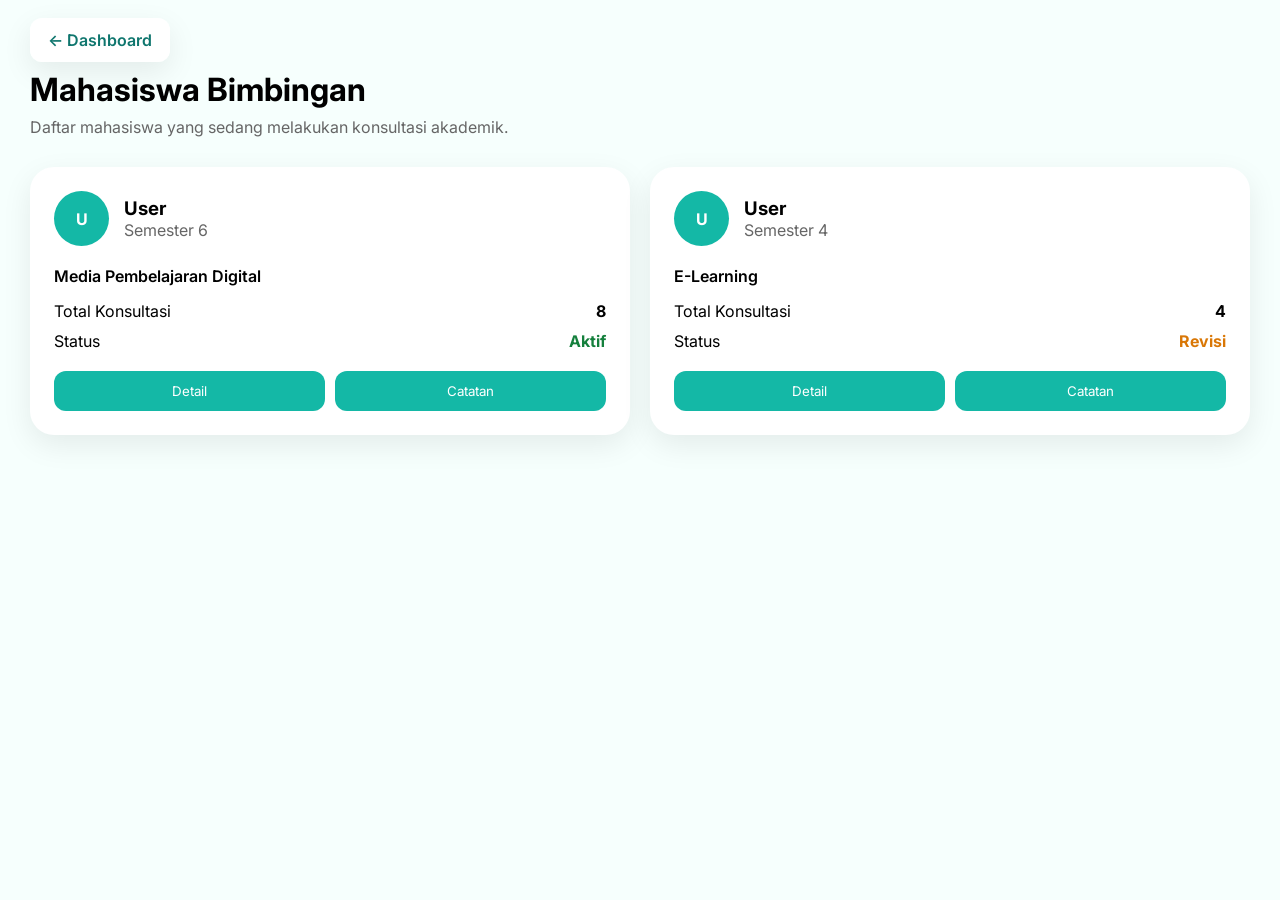
<file: pages/dosen/dosen-mahasiswa.html>
<!DOCTYPE html>
<html lang="id">

<head>

<meta charset="UTF-8">

<meta name="viewport"
content="width=device-width, initial-scale=1.0">

<title>Mahasiswa Bimbingan</title>

<link rel="stylesheet"
href="dosen-mahasiswa.css">

<link href="https://fonts.googleapis.com/css2?family=Inter:wght@300;400;500;600;700&display=swap"
rel="stylesheet">

</head>

<body>

<div class="container">

    <div class="top-bar">

        <a href="dosen-dashboard.html"
        class="back-btn">

        ← Dashboard

        </a>

    </div>

    <div class="page-header">

        <h1>Mahasiswa Bimbingan</h1>

        <p>
            Daftar mahasiswa yang sedang
            melakukan konsultasi akademik.
        </p>

    </div>

    <div class="student-grid">

        <div class="student-card">

            <div class="student-header">

                <div class="avatar">

                    U

                </div>

                <div>

                    <h3>User</h3>

                    <span>
                        Semester 6
                    </span>

                </div>

            </div>

            <div class="student-body">

                <p>
                    Media Pembelajaran Digital
                </p>

                <div class="info-row">

                    <span>
                        Total Konsultasi
                    </span>

                    <strong>8</strong>

                </div>

                <div class="info-row">

                    <span>
                        Status
                    </span>

                    <strong class="status active">

                        Aktif

                    </strong>

                </div>

            </div>

            <div class="student-action">

                <button onclick="showDetail()">

                    Detail

                </button>

                <button onclick="showNote()">

                    Catatan

                </button>

            </div>

        </div>

        <div class="student-card">

            <div class="student-header">

                <div class="avatar">

                    U

                </div>

                <div>

                    <h3>User</h3>

                    <span>
                        Semester 4
                    </span>

                </div>

            </div>

            <div class="student-body">

                <p>
                    E-Learning
                </p>

                <div class="info-row">

                    <span>
                        Total Konsultasi
                    </span>

                    <strong>4</strong>

                </div>

                <div class="info-row">

                    <span>
                        Status
                    </span>

                    <strong class="status revision">

                        Revisi

                    </strong>

                </div>

            </div>

            <div class="student-action">

                <button onclick="showDetail()">

                    Detail

                </button>

                <button onclick="showNote()">

                    Catatan

                </button>

            </div>

        </div>

    </div>

</div>

<script src="dosen-mahasiswa.js"></script>

</body>
</html>
</file>
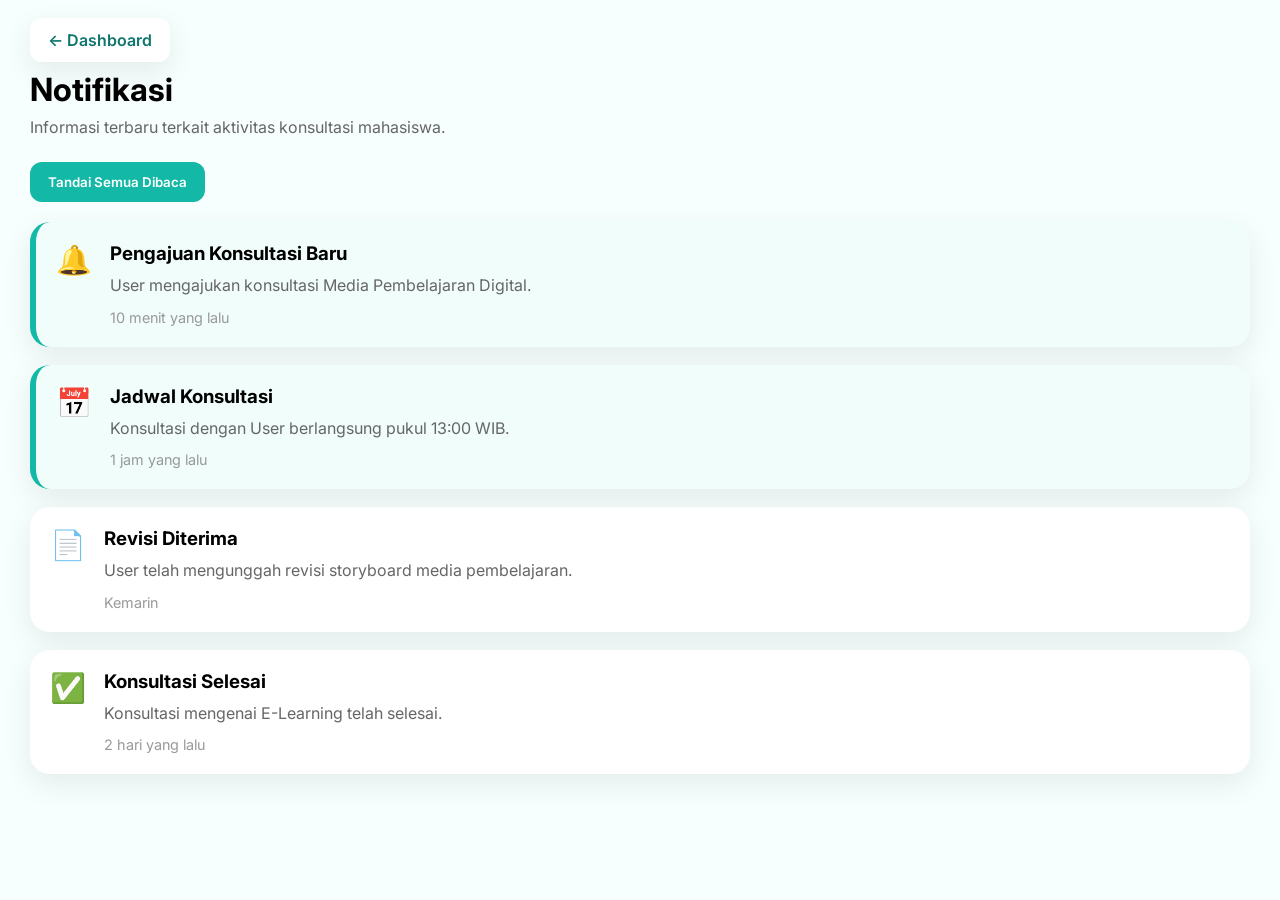
<file: pages/dosen/dosen-notifikasi.html>
<!DOCTYPE html>
<html lang="id">

<head>

<meta charset="UTF-8">

<meta name="viewport"
content="width=device-width, initial-scale=1.0">

<title>Notifikasi</title>

<link rel="stylesheet"
href="dosen-notifikasi.css">

<link href="https://fonts.googleapis.com/css2?family=Inter:wght@300;400;500;600;700&display=swap"
rel="stylesheet">

</head>

<body>

<div class="container">

    <div class="top-bar">

        <a href="dosen-dashboard.html"
           class="back-btn">

           ← Dashboard

        </a>

    </div>

    <div class="page-header">

        <h1>Notifikasi</h1>

        <p>
            Informasi terbaru terkait
            aktivitas konsultasi mahasiswa.
        </p>

    </div>

    <div class="notification-actions">

        <button onclick="markAllRead()">

            Tandai Semua Dibaca

        </button>

    </div>

    <div class="notification-list">

        <!-- NOTIFIKASI 1 -->

        <div class="notification-card unread">

            <div class="notification-icon">

                🔔

            </div>

            <div class="notification-content">

                <h3>

                    Pengajuan Konsultasi Baru

                </h3>

                <p>

                    User mengajukan konsultasi
                    Media Pembelajaran Digital.

                </p>

                <span>

                    10 menit yang lalu

                </span>

            </div>

        </div>

        <!-- NOTIFIKASI 2 -->

        <div class="notification-card unread">

            <div class="notification-icon">

                📅

            </div>

            <div class="notification-content">

                <h3>

                    Jadwal Konsultasi

                </h3>

                <p>

                    Konsultasi dengan User
                    berlangsung pukul 13:00 WIB.

                </p>

                <span>

                    1 jam yang lalu

                </span>

            </div>

        </div>

        <!-- NOTIFIKASI 3 -->

        <div class="notification-card">

            <div class="notification-icon">

                📄

            </div>

            <div class="notification-content">

                <h3>

                    Revisi Diterima

                </h3>

                <p>

                    User telah mengunggah revisi
                    storyboard media pembelajaran.

                </p>

                <span>

                    Kemarin

                </span>

            </div>

        </div>

        <!-- NOTIFIKASI 4 -->

        <div class="notification-card">

            <div class="notification-icon">

                ✅

            </div>

            <div class="notification-content">

                <h3>

                    Konsultasi Selesai

                </h3>

                <p>

                    Konsultasi mengenai
                    E-Learning telah selesai.

                </p>

                <span>

                    2 hari yang lalu

                </span>

            </div>

        </div>

    </div>

</div>

<script src="dosen-notifikasi.js"></script>

</body>

</html>
</file>
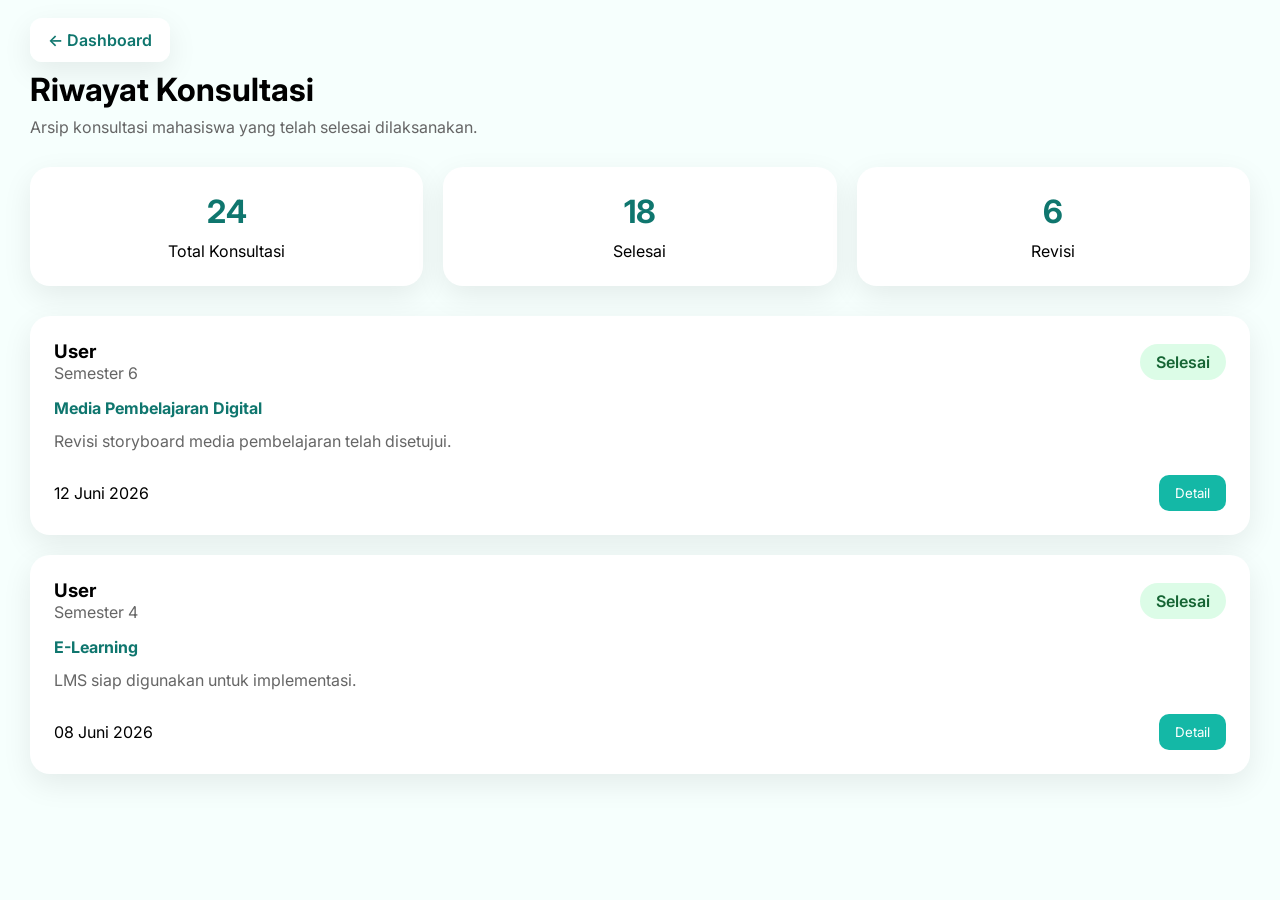
<file: pages/dosen/dosen-riwayat.html>
<!DOCTYPE html>
<html lang="id">

<head>

<meta charset="UTF-8">

<meta name="viewport"
content="width=device-width, initial-scale=1.0">

<title>Riwayat Konsultasi</title>

<link rel="stylesheet"
href="dosen-riwayat.css">

<link href="https://fonts.googleapis.com/css2?family=Inter:wght@300;400;500;600;700&display=swap"
rel="stylesheet">

</head>

<body>

<div class="container">

    <div class="top-bar">

        <a href="dosen-dashboard.html"
           class="back-btn">

           ← Dashboard

        </a>

    </div>

    <div class="page-header">

        <h1>Riwayat Konsultasi</h1>

        <p>
            Arsip konsultasi mahasiswa yang
            telah selesai dilaksanakan.
        </p>

    </div>

    <div class="summary">

        <div class="summary-card">

            <h3>24</h3>

            <p>Total Konsultasi</p>

        </div>

        <div class="summary-card">

            <h3>18</h3>

            <p>Selesai</p>

        </div>

        <div class="summary-card">

            <h3>6</h3>

            <p>Revisi</p>

        </div>

    </div>

    <div class="history-list">

        <div class="history-card">

            <div class="history-header">

                <div>

                    <h3>User</h3>

                    <span>
                        Semester 6
                    </span>

                </div>

                <span class="status">

                    Selesai

                </span>

            </div>

            <div class="history-body">

                <h4>
                    Media Pembelajaran Digital
                </h4>

                <p>

                    Revisi storyboard media
                    pembelajaran telah disetujui.

                </p>

            </div>

            <div class="history-footer">

                <span>

                    12 Juni 2026

                </span>

                <button
                    onclick="showDetail()">

                    Detail

                </button>

            </div>

        </div>

        <div class="history-card">

            <div class="history-header">

                <div>

                    <h3>User</h3>

                    <span>
                        Semester 4
                    </span>

                </div>

                <span class="status">

                    Selesai

                </span>

            </div>

            <div class="history-body">

                <h4>
                    E-Learning
                </h4>

                <p>

                    LMS siap digunakan
                    untuk implementasi.

                </p>

            </div>

            <div class="history-footer">

                <span>

                    08 Juni 2026

                </span>

                <button
                    onclick="showDetail()">

                    Detail

                </button>

            </div>

        </div>

    </div>

</div>

<script src="dosen-riwayat.js"></script>

</body>

</html>
</file>
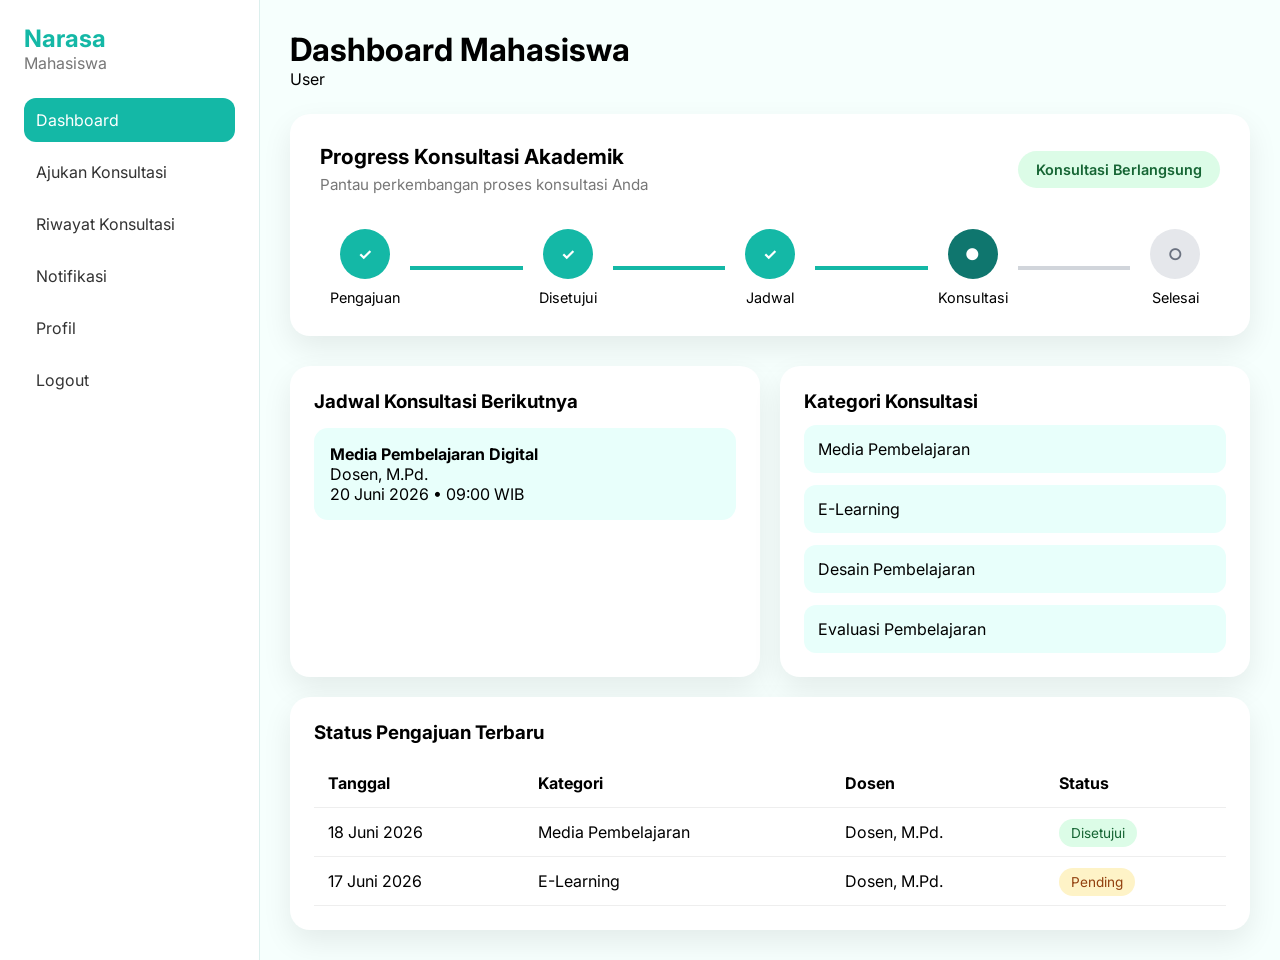
<file: pages/mahasiswa/mahasiswa-dashboard.html>
<!DOCTYPE html>
<html lang="id">
<head>
    <meta charset="UTF-8">
    <meta name="viewport" content="width=device-width, initial-scale=1.0">
    <title>Dashboard Mahasiswa | Narasa</title>

    <link rel="stylesheet" href="mahasiswa-dashboard.css">

    <link href="https://fonts.googleapis.com/css2?family=Inter:wght@300;400;500;600;700&display=swap" rel="stylesheet">
</head>
<body>

<div class="container">

    <aside class="sidebar">

        <div class="logo">
            <h2>Narasa</h2>
            <span>Mahasiswa</span>
        </div>

        <nav class="menu">
            <a href="#" class="active">Dashboard</a>
            <a href="pengajuan.html">Ajukan Konsultasi</a>
            <a href="riwayat.html">Riwayat Konsultasi</a>
            <a href="notifikasi.html">Notifikasi</a>
            <a href="profil.html">Profil</a>
            <a href="../../index.html" onclick="logout()">
                Logout
            </a>
        </nav>

    </aside>

    <main class="content">

        <header class="topbar">

            <div>
                <h1>Dashboard Mahasiswa</h1>
                <p id="namaMahasiswa">User</p>
            </div>

        </header>

        <section class="progress-section">

    <div class="card progress-card">

        <div class="progress-header">

            <div>

                <h3>Progress Konsultasi Akademik</h3>

                <p>
                    Pantau perkembangan proses konsultasi Anda
                </p>

            </div>

            <span class="progress-status">

                Konsultasi Berlangsung

            </span>

        </div>

        <div class="progress-steps">

            <div class="step completed">

                <div class="circle">✓</div>

                <span>Pengajuan</span>

            </div>

            <div class="line active"></div>

            <div class="step completed">

                <div class="circle">✓</div>

                <span>Disetujui</span>

            </div>

            <div class="line active"></div>

            <div class="step completed">

                <div class="circle">✓</div>

                <span>Jadwal</span>

            </div>

            <div class="line active"></div>

            <div class="step current">

                <div class="circle">●</div>

                <span>Konsultasi</span>

            </div>

            <div class="line"></div>

            <div class="step">

                <div class="circle">○</div>

                <span>Selesai</span>

            </div>

        </div>

    </div>

</section>

        <section class="dashboard-grid">

            <div class="card">

                <h3>Jadwal Konsultasi Berikutnya</h3>

                <div class="schedule-box">

                    <h4>Media Pembelajaran Digital</h4>

                    <p>Dosen, M.Pd.</p>

                    <span>
                        20 Juni 2026 • 09:00 WIB
                    </span>

                </div>

            </div>

            <div class="card">

                <h3>Kategori Konsultasi</h3>

                <div class="course-card">
                    Media Pembelajaran
                </div>

                <div class="course-card">
                    E-Learning
                </div>

                <div class="course-card">
                    Desain Pembelajaran
                </div>

                <div class="course-card">
                    Evaluasi Pembelajaran
                </div>

            </div>

            <div class="card wide">

                <h3>Status Pengajuan Terbaru</h3>

                <table>

                    <thead>
                        <tr>
                            <th>Tanggal</th>
                            <th>Kategori</th>
                            <th>Dosen</th>
                            <th>Status</th>
                        </tr>
                    </thead>

                    <tbody>

                        <tr>
                            <td>18 Juni 2026</td>
                            <td>Media Pembelajaran</td>
                            <td>Dosen, M.Pd.</td>
                            <td>
                                <span class="badge success">
                                    Disetujui
                                </span>
                            </td>
                        </tr>

                        <tr>
                            <td>17 Juni 2026</td>
                            <td>E-Learning</td>
                            <td>Dosen, M.Pd.</td>
                            <td>
                                <span class="badge pending">
                                    Pending
                                </span>
                            </td>
                        </tr>

                    </tbody>

                </table>

            </div>

        </section>

    </main>

</div>

<script src="mahasiswa-dashboard.js"></script>

</body>
</html>
</file>
<file: asset/css/login.css>
:root {
      --primary: #14b8a6;
      --primary-dark: #0f8f82;
      --primary-soft: #dffaf6;
      --bg: #f6fffd;
      --white: #ffffff;
      --text: #1d1e20;
      --muted: #1d1e20;
      --border: rgba(20,184,166,0.14);
      --shadow: 0 20px 40px rgba(20,184,166,0.12);
      --radius: 28px;
    }

    * {
      margin: 0;
      padding: 0;
      box-sizing: border-box;
      font-family: 'Inter', sans-serif;
    }

body {
  min-height: 100vh;

  background:
    linear-gradient(
       rgba(20, 184, 165, 0.783),
      rgba(15, 143, 130, 0.803)
    ),
    url('../images/ulm1.png');

  background-size: cover;
  background-position: center;
  background-repeat: no-repeat;

  color: var(--text);
  overflow-x: hidden;
}

    .container {
      min-height: 100vh;
      display: grid;
      grid-template-columns: 1.618fr 1fr;
      align-items: center;
      gap: 40px;
      padding: 40px;
    }

    .hero {
      padding: 20px;
    }

    .badge {
      display: inline-flex;
      align-items: center;
      gap: 10px;
      padding: 12px 20px;
      border-radius: 999px;
      background: var(--primary-soft);
      color: var(--primary-dark);
      font-weight: 600;
      margin-bottom: 28px;
    }

    .hero h1 {
      font-size: clamp(3rem, 5vw, 5rem);
      line-height: 1.05;
      margin-bottom: 24px;
      max-width: 700px;
    }

    .hero p {
      max-width: 620px;
      color: var(--muted);
      line-height: 1.9;
      font-size: 1.5rem;
      margin-bottom: 36px;
    }

    .feature-grid {
      display: grid;
      grid-template-columns: repeat(2, minmax(220px,1fr));
      gap: 20px;
    }

    .feature-card {
      background: rgba(255,255,255,.88);
      border: 1px solid rgba(255,255,255,.9);
      padding: 24px;
      border-radius: var(--radius);
      box-shadow: var(--shadow);
      backdrop-filter: blur(10px);
    }

    .feature-card h3 {
      margin-bottom: 10px;
      font-size: 1rem;
    }

    .feature-card p {
      margin: 0;
      font-size: .93rem;
      line-height: 1.8;
    }

    .login-box {
      background: rgba(255,255,255,.92);
      border: 1px solid rgba(255,255,255,.95);
      border-radius: 36px;
      padding: 42px;
      box-shadow: var(--shadow);
      backdrop-filter: blur(18px);
      width: 100%;
      max-width: 430px;
      justify-self: center;
    }

    .logo{
    width: 128px;
    height: 128px;
    margin-bottom: 26px;
}

.logo img{
    width: 150%;
    height: 100%;
    object-fit: contain;
}

    .login-box h2 {
      font-size: 2rem;
      margin-bottom: 10px;
    }

    .login-box p {
      color: var(--muted);
      line-height: 1.8;
      margin-bottom: 30px;
    }

    .form-group {
      margin-bottom: 20px;
    }

    .form-group label {
      display: block;
      margin-bottom: 8px;
      font-size: .95rem;
      font-weight: 600;
    }

    .form-group input,
    .form-group select {
      width: 100%;
      padding: 15px 16px;
      border-radius: 18px;
      border: 1px solid var(--border);
      outline: none;
      background: rgba(255,255,255,.9);
      color: var(--text);
      transition: .25s ease;
    }

    .form-group input:focus,
    .form-group select:focus {
      border-color: var(--primary);
      box-shadow: 0 0 0 4px rgba(20,184,166,.1);
    }

    .login-options {
      display: flex;
      justify-content: space-between;
      align-items: center;
      margin-bottom: 28px;
      gap: 14px;
      flex-wrap: wrap;
      color: var(--muted);
      font-size: .92rem;
    }

    .remember {
      display: flex;
      align-items: center;
      gap: 8px;
    }

    .remember input {
      width: auto;
    }

    .forgot {
      color: var(--primary-dark);
      text-decoration: none;
      font-weight: 600;
    }

    .btn-login {
      width: 100%;
      padding: 16px;
      border: none;
      border-radius: 18px;
      background: linear-gradient(135deg, var(--primary), #0f9d90);
      color: white;
      font-size: 1rem;
      font-weight: 600;
      cursor: pointer;
      transition: .3s ease;
      box-shadow: 0 18px 30px rgba(20,184,166,.22);
    }

    .btn-login:hover {
      transform: translateY(-2px);
    }

    .footer-text {
      margin-top: 26px;
      text-align: center;
      color: var(--muted);
      font-size: .9rem;
    }

    .toast {
      position: fixed;
      right: 20px;
      bottom: 20px;
      background: var(--primary);
      color: white;
      padding: 16px 22px;
      border-radius: 18px;
      box-shadow: var(--shadow);
      transform: translateY(140px);
      transition: .4s ease;
      z-index: 999;
    }

    .toast.show {
      transform: translateY(0);
    }

    @media(max-width: 980px){
      .container {
        grid-template-columns: 1fr;
        padding: 24px;
      }

      .feature-grid {
        grid-template-columns: 1fr;
      }

      .login-box {
        max-width: 100%;
      }
    }
</file>
<file: pages/admin/admin-dashboard.css>
:root{
    --primary:#14b8a6;
    --primary-dark:#0f766e;
    --bg:#f5fffd;
    --white:#ffffff;
    --text:#1f2937;
    --muted:#6b7280;
    --border:#dcefed;
    --shadow:0 12px 30px rgba(0,0,0,.08);
}

*{
    margin:0;
    padding:0;
    box-sizing:border-box;
    font-family:'Inter',sans-serif;
}

body{
    background:var(--bg);
    color:var(--text);
}

.container{
    display:flex;
    min-height:100vh;
}

.sidebar{
    width:260px;
    background:white;
    border-right:1px solid var(--border);
    padding:24px;
}

.logo h2{
    color:var(--primary);
}

.logo span{
    color:var(--muted);
    font-size:.9rem;
}

.menu{
    margin-top:30px;
    display:flex;
    flex-direction:column;
    gap:8px;
}

.menu a{
    text-decoration:none;
    color:var(--text);
    padding:12px;
    border-radius:12px;
    transition:.3s;
}

.menu a:hover,
.menu a.active{
    background:var(--primary);
    color:white;
}

.content{
    flex:1;
    padding:30px;
}

.topbar{
    display:flex;
    justify-content:space-between;
    align-items:center;
    margin-bottom:30px;
}

.top-actions{
    display:flex;
    gap:12px;
    align-items:center;
}

button{
    background:var(--primary);
    color:white;
    border:none;
    padding:10px 18px;
    border-radius:12px;
    cursor:pointer;
}

.admin-profile{
    background:white;
    padding:10px 16px;
    border-radius:12px;
    box-shadow:var(--shadow);
}

.stats{
    display:grid;
    grid-template-columns:repeat(4,1fr);
    gap:20px;
    margin-bottom:25px;
}

.card{
    background:white;
    padding:24px;
    border-radius:20px;
    box-shadow:var(--shadow);
}

.stat h2{
    margin-top:10px;
    color:var(--primary);
}

.dashboard-grid{
    display:grid;
    grid-template-columns:1fr 1fr;
    gap:20px;
}

.wide{
    grid-column:span 2;
}

.activity-list{
    margin-top:15px;
}

.activity-list li{
    margin-bottom:12px;
}

.category{
    display:flex;
    justify-content:space-between;
    margin-top:15px;
}

table{
    width:100%;
    border-collapse:collapse;
    margin-top:20px;
}

th,td{
    padding:14px;
    text-align:left;
    border-bottom:1px solid #eee;
}

.badge{
    padding:6px 12px;
    border-radius:999px;
    font-size:.8rem;
}

.success{
    background:#dcfce7;
    color:#166534;
}

.pending{
    background:#fef3c7;
    color:#92400e;
}

body.dark-mode{
    background:#0b0f0e;
    color:white;
}

body.dark-mode .sidebar,
body.dark-mode .card,
body.dark-mode .admin-profile{
    background:#182321;
    color:white;
}

body.dark-mode th,
body.dark-mode td{
    border-color:#23403b;
}

@media(max-width:992px){

    .stats{
        grid-template-columns:repeat(2,1fr);
    }

    .dashboard-grid{
        grid-template-columns:1fr;
    }

    .wide{
        grid-column:span 1;
    }

}

@media(max-width:768px){

    .sidebar{
        display:none;
    }

    .stats{
        grid-template-columns:1fr;
    }

}
</file>
<file: pages/dosen/dosen-jadwal.css>
:root{

--primary:#14b8a6;
--primary-dark:#0f766e;

--bg:#f6fffd;

--text:#1f2937;

--shadow:0 10px 30px rgba(0,0,0,.08);

}

*{

margin:0;
padding:0;
box-sizing:border-box;

font-family:'Inter',sans-serif;

}

body{

background:var(--bg);

padding:30px;

}

.top-bar{

margin-bottom:20px;

}

.back-btn{

text-decoration:none;

background:white;

padding:12px 18px;

border-radius:12px;

box-shadow:var(--shadow);

color:var(--primary-dark);

font-weight:600;

}

.page-header{

margin-bottom:30px;

}

.page-header p{

margin-top:8px;

color:#666;

}

.schedule-section h2{

margin-bottom:20px;

}

.schedule-card{

background:white;

border-radius:20px;

padding:24px;

box-shadow:var(--shadow);

display:flex;

justify-content:space-between;

align-items:center;

margin-bottom:20px;

}

.schedule-time{

font-weight:700;

color:var(--primary-dark);

min-width:180px;

}

.schedule-info h3{

margin-bottom:6px;

}

.schedule-info p{

color:#666;

}

.schedule-action{

display:flex;

gap:10px;

}

.detail-btn{

background:#e0f2fe;

border:none;

padding:10px 14px;

border-radius:10px;

cursor:pointer;

}

.finish-btn{

background:#dcfce7;

color:#166534;

border:none;

padding:10px 14px;

border-radius:10px;

cursor:pointer;

}

@media(max-width:768px){

.schedule-card{

flex-direction:column;

align-items:flex-start;

gap:15px;

}

}
</file>
<file: pages/dosen/dosen-konsultasi.css>
:root{

--primary:#14b8a6;
--primary-dark:#0f766e;

--bg:#f6fffd;

--white:#ffffff;

--text:#1f2937;

--border:#dcefed;

--shadow:0 10px 30px rgba(0,0,0,.08);

}

*{
margin:0;
padding:0;
box-sizing:border-box;
font-family:'Inter',sans-serif;
}

body{
background:var(--bg);
padding:30px;
}

.page-header{
margin-bottom:30px;
}

.page-header p{
margin-top:8px;
color:#666;
}

.filter-bar{
display:flex;
gap:12px;
margin-bottom:25px;
}

.filter-bar button{

padding:10px 18px;

border:none;

border-radius:12px;

cursor:pointer;

background:white;

box-shadow:var(--shadow);

}

.filter-bar .active{

background:var(--primary);

color:white;

}

.request-list{

display:flex;

flex-direction:column;

gap:20px;

}

.request-card{

background:white;

padding:24px;

border-radius:20px;

box-shadow:var(--shadow);

}

.card-header{

display:flex;

justify-content:space-between;

align-items:center;

margin-bottom:15px;

}

.priority{

padding:8px 14px;

border-radius:999px;

font-size:.85rem;

font-weight:600;

}

.high{

background:#fee2e2;

color:#b91c1c;

}

.medium{

background:#fef3c7;

color:#92400e;

}

.card-body h4{

margin-bottom:10px;

color:var(--primary-dark);

}

.card-body p{

line-height:1.7;

color:#666;

}

.card-footer{

display:flex;

justify-content:space-between;

align-items:center;

margin-top:20px;

}

.actions{

display:flex;

gap:10px;

}

.detail,
.approve,
.reject{

border:none;

padding:10px 14px;

border-radius:10px;

cursor:pointer;

}

.detail{

background:#e0f2fe;

}

.approve{

background:#dcfce7;

color:#166534;

}

.reject{

background:#fee2e2;

color:#b91c1c;

}

.back-container{

    margin-bottom:20px;

}

.back-btn{

    display:inline-flex;

    align-items:center;

    gap:8px;

    padding:12px 18px;

    background:white;

    color:var(--primary-dark);

    text-decoration:none;

    border-radius:12px;

    box-shadow:var(--shadow);

    font-weight:600;

    transition:.3s ease;

}

.back-btn:hover{

    transform:translateY(-2px);

    background:var(--primary);

    color:white;

}
</file>
<file: pages/dosen/dosen-mahasiswa.css>
:root{

--primary:#14b8a6;
--primary-dark:#0f766e;
--bg:#f6fffd;
--text:#1f2937;

--shadow:
0 10px 30px rgba(0,0,0,.08);

}

*{

margin:0;
padding:0;
box-sizing:border-box;

font-family:'Inter',sans-serif;

}

body{

background:var(--bg);

padding:30px;

}

.top-bar{

margin-bottom:20px;

}

.back-btn{

text-decoration:none;

padding:12px 18px;

background:white;

border-radius:12px;

box-shadow:var(--shadow);

color:var(--primary-dark);

font-weight:600;

}

.page-header{

margin-bottom:30px;

}

.page-header p{

margin-top:8px;

color:#666;

}

.student-grid{

display:grid;

grid-template-columns:
repeat(auto-fit,minmax(320px,1fr));

gap:20px;

}

.student-card{

background:white;

padding:24px;

border-radius:24px;

box-shadow:var(--shadow);

}

.student-header{

display:flex;

align-items:center;

gap:15px;

margin-bottom:20px;

}

.avatar{

width:55px;

height:55px;

border-radius:50%;

background:var(--primary);

color:white;

display:flex;

align-items:center;

justify-content:center;

font-weight:700;

}

.student-header span{

color:#666;

}

.student-body p{

font-weight:600;

margin-bottom:15px;

}

.info-row{

display:flex;

justify-content:space-between;

margin-bottom:10px;

}

.status.active{

color:#15803d;

}

.status.revision{

color:#d97706;

}

.student-action{

display:flex;

gap:10px;

margin-top:20px;

}

.student-action button{

flex:1;

padding:12px;

border:none;

border-radius:12px;

cursor:pointer;

background:var(--primary);

color:white;

}
</file>
<file: pages/dosen/dosen-notifikasi.css>
:root{

--primary:#14b8a6;
--primary-dark:#0f766e;

--bg:#f6fffd;
--text:#1f2937;

--shadow:
0 10px 30px rgba(0,0,0,.08);

}

*{

margin:0;
padding:0;
box-sizing:border-box;

font-family:'Inter',sans-serif;

}

body{

background:var(--bg);

padding:30px;

}

.top-bar{

margin-bottom:20px;

}

.back-btn{

text-decoration:none;

padding:12px 18px;

background:white;

border-radius:12px;

box-shadow:var(--shadow);

font-weight:600;

color:var(--primary-dark);

}

.page-header{

margin-bottom:25px;

}

.page-header p{

margin-top:8px;

color:#666;

}

.notification-actions{

margin-bottom:20px;

}

.notification-actions button{

border:none;

padding:12px 18px;

border-radius:12px;

background:var(--primary);

color:white;

cursor:pointer;

font-weight:600;

}

.notification-list{

display:flex;

flex-direction:column;

gap:18px;

}

.notification-card{

display:flex;

gap:18px;

align-items:flex-start;

background:white;

padding:20px;

border-radius:20px;

box-shadow:var(--shadow);

transition:.3s;

}

.notification-card.unread{

border-left:6px solid var(--primary);

background:#f0fdfa;

}

.notification-icon{

font-size:1.8rem;

}

.notification-content h3{

margin-bottom:8px;

}

.notification-content p{

color:#666;

margin-bottom:8px;

line-height:1.6;

}

.notification-content span{

font-size:.9rem;

color:#999;

}
</file>
<file: pages/dosen/dosen-riwayat.css>
:root{

--primary:#14b8a6;
--primary-dark:#0f766e;

--bg:#f6fffd;
--text:#1f2937;

--shadow:
0 10px 30px rgba(0,0,0,.08);

}

*{

margin:0;
padding:0;
box-sizing:border-box;

font-family:'Inter',sans-serif;

}

body{

background:var(--bg);

padding:30px;

}

.top-bar{

margin-bottom:20px;

}

.back-btn{

text-decoration:none;

background:white;

padding:12px 18px;

border-radius:12px;

box-shadow:var(--shadow);

color:var(--primary-dark);

font-weight:600;

}

.page-header{

margin-bottom:30px;

}

.page-header p{

margin-top:8px;

color:#666;

}

.summary{

display:grid;

grid-template-columns:
repeat(auto-fit,minmax(200px,1fr));

gap:20px;

margin-bottom:30px;

}

.summary-card{

background:white;

padding:25px;

border-radius:20px;

box-shadow:var(--shadow);

text-align:center;

}

.summary-card h3{

font-size:2rem;

color:var(--primary-dark);

margin-bottom:10px;

}

.history-list{

display:flex;

flex-direction:column;

gap:20px;

}

.history-card{

background:white;

padding:24px;

border-radius:20px;

box-shadow:var(--shadow);

}

.history-header{

display:flex;

justify-content:space-between;

align-items:center;

margin-bottom:15px;

}

.history-header span{

color:#666;

}

.status{

padding:8px 16px;

background:#dcfce7;

color:#166534 !important;

border-radius:999px;

font-weight:600;

}

.history-body h4{

margin-bottom:10px;

color:var(--primary-dark);

}

.history-body p{

line-height:1.7;

color:#666;

}

.history-footer{

display:flex;

justify-content:space-between;

align-items:center;

margin-top:20px;

}

.history-footer button{

border:none;

padding:10px 16px;

border-radius:10px;

background:var(--primary);

color:white;

cursor:pointer;

}
</file>
<file: pages/mahasiswa/mahasiswa-dashboard.css>
:root{
    --primary:#14b8a6;
    --primary-dark:#0f766e;
    --bg:#f6fffd;
    --white:#ffffff;
    --text:#1f2937;
    --border:#dcefed;
    --shadow:0 12px 30px rgba(0,0,0,.08);
}

*{
    margin:0;
    padding:0;
    box-sizing:border-box;
    font-family:'Inter',sans-serif;
}

body{
    background:var(--bg);
}

.container{
    display:flex;
    min-height:100vh;
}

.sidebar{
    width:260px;
    background:white;
    border-right:1px solid var(--border);
    padding:24px;
}

.logo h2{
    color:var(--primary);
}

.logo span{
    color:#777;
}

.menu{
    display:flex;
    flex-direction:column;
    gap:8px;
    margin-top:25px;
}

.menu a{
    text-decoration:none;
    color:#333;
    padding:12px;
    border-radius:12px;
    transition:.3s;
}

.menu a:hover,
.menu a.active{
    background:var(--primary);
    color:white;
}

.content{
    flex:1;
    padding:30px;
}

.topbar{
    display:flex;
    justify-content:space-between;
    align-items:center;
    margin-bottom:25px;
}

button{
    background:var(--primary);
    color:white;
    border:none;
    padding:10px 18px;
    border-radius:12px;
    cursor:pointer;
}

.stats{
    display:grid;
    grid-template-columns:repeat(4,1fr);
    gap:20px;
    margin-bottom:20px;
}

.card{
    background:white;
    border-radius:20px;
    padding:24px;
    box-shadow:var(--shadow);
}

.stat h2{
    margin-top:10px;
    color:var(--primary);
}

.dashboard-grid{
    display:grid;
    grid-template-columns:1fr 1fr;
    gap:20px;
}

.wide{
    grid-column:span 2;
}

.schedule-box{
    margin-top:15px;
    padding:16px;
    border-radius:14px;
    background:#e8fffb;
}

.course-card{
    margin-top:12px;
    padding:14px;
    background:#e8fffb;
    border-radius:12px;
}

table{
    width:100%;
    border-collapse:collapse;
    margin-top:15px;
}

th,td{
    padding:14px;
    text-align:left;
    border-bottom:1px solid #eee;
}

.badge{
    padding:6px 12px;
    border-radius:999px;
    font-size:.85rem;
}

.success{
    background:#dcfce7;
    color:#166534;
}

.pending{
    background:#fef3c7;
    color:#92400e;
}

body.dark-mode{
    background:#0b0f0e;
    color:white;
}

body.dark-mode .sidebar,
body.dark-mode .card{
    background:#182321;
    color:white;
}

body.dark-mode .schedule-box,
body.dark-mode .course-card{
    background:#102b28;
}

body.dark-mode th,
body.dark-mode td{
    border-color:#23403b;
}

@media(max-width:992px){

    .stats{
        grid-template-columns:repeat(2,1fr);
    }

    .dashboard-grid{
        grid-template-columns:1fr;
    }

    .wide{
        grid-column:span 1;
    }

}

@media(max-width:768px){

    .sidebar{
        display:none;
    }

    .stats{
        grid-template-columns:1fr;
    }

}

.progress-section{
    margin-bottom:30px;
}

.progress-card{
    padding:30px;
}

.progress-header{
    display:flex;
    justify-content:space-between;
    align-items:center;
    margin-bottom:35px;
}

.progress-header h3{
    font-size:1.3rem;
    margin-bottom:6px;
}

.progress-header p{
    color:#777;
    font-size:0.95rem;
}

.progress-status{
    background:#dcfce7;
    color:#166534;
    padding:10px 18px;
    border-radius:999px;
    font-size:0.9rem;
    font-weight:600;
}

.progress-steps{
    display:flex;
    align-items:center;
    justify-content:space-between;
    flex-wrap:wrap;
}

.step{
    display:flex;
    flex-direction:column;
    align-items:center;
    gap:10px;
    min-width:90px;
}

.circle{
    width:50px;
    height:50px;
    border-radius:50%;
    display:flex;
    justify-content:center;
    align-items:center;
    font-weight:700;
    font-size:1rem;
}

.completed .circle{
    background:#14b8a6;
    color:white;
}

.current .circle{
    background:#0f766e;
    color:white;
}

.step:not(.completed):not(.current) .circle{
    background:#e5e7eb;
    color:#6b7280;
}

.line{
    flex:1;
    height:4px;
    background:#d1d5db;
    min-width:30px;
}

.line.active{
    background:#14b8a6;
}

.step span{
    font-size:0.9rem;
    text-align:center;
}
</file>
